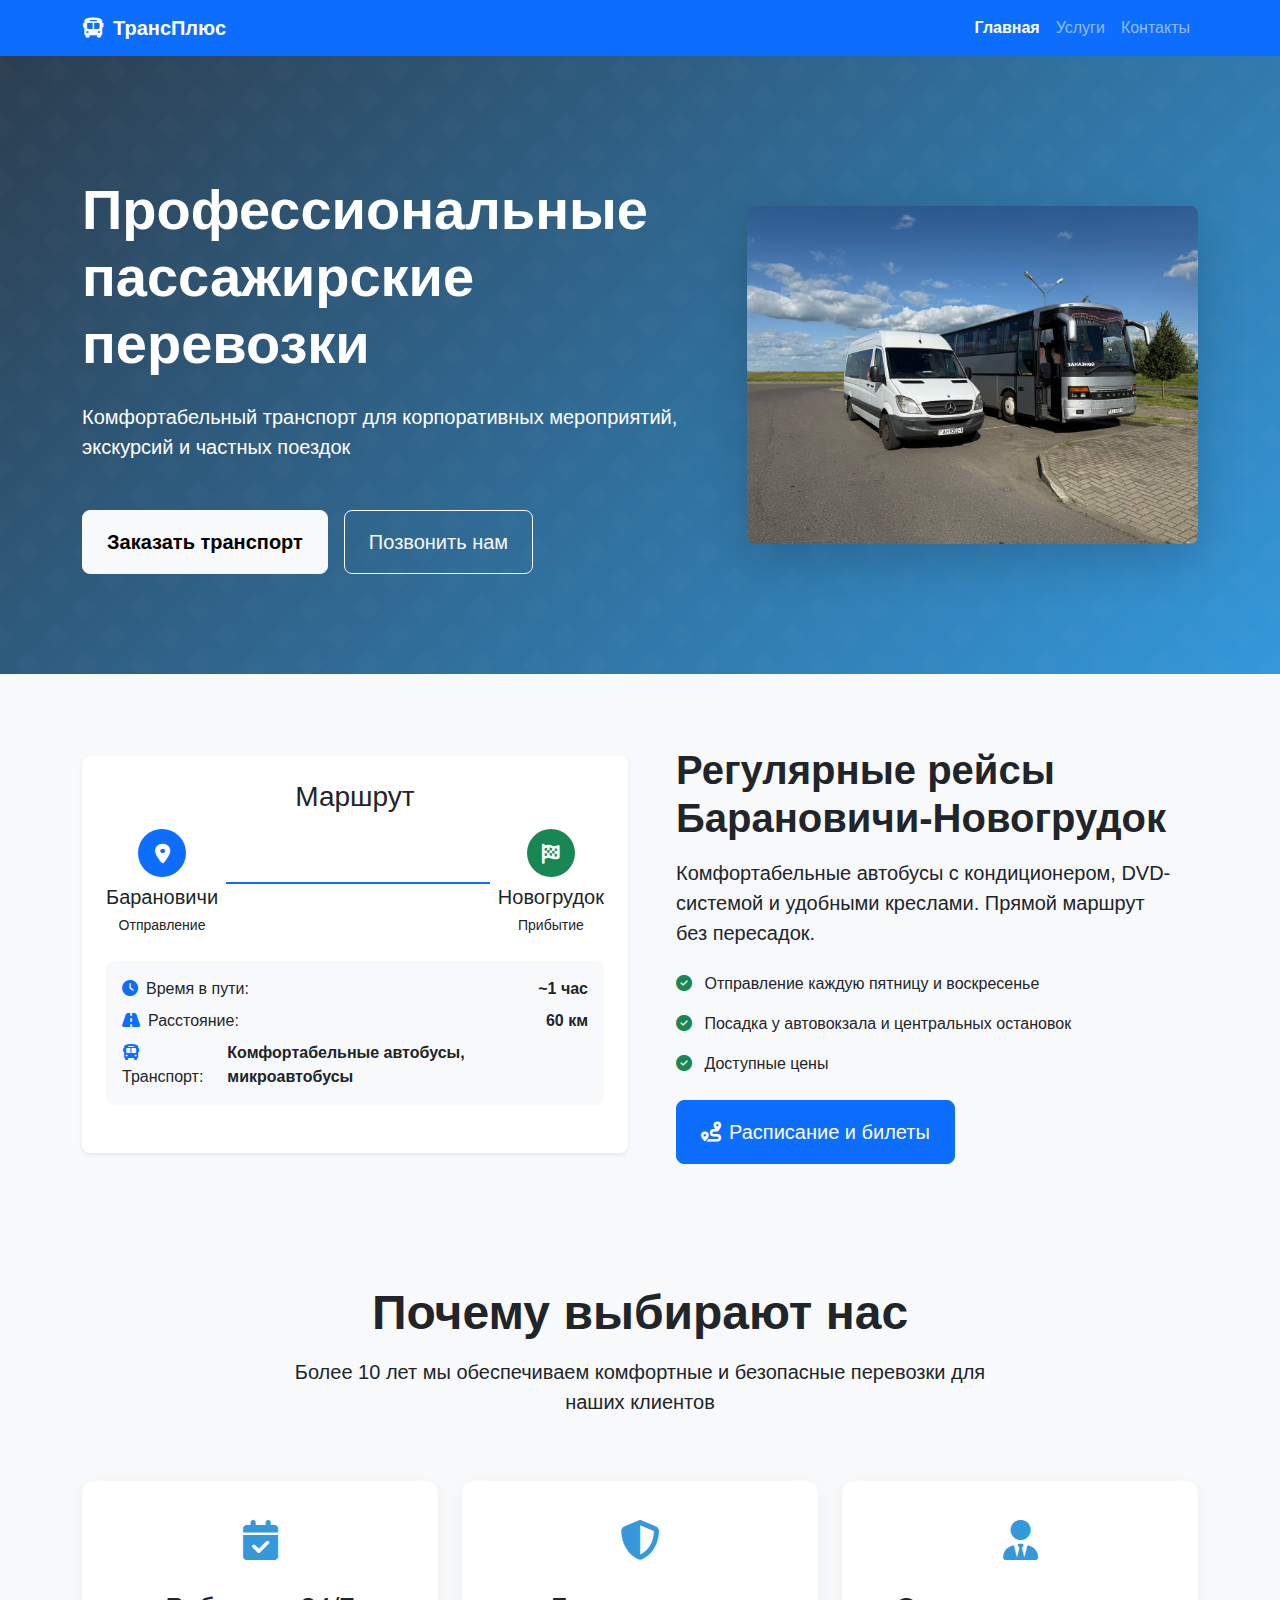
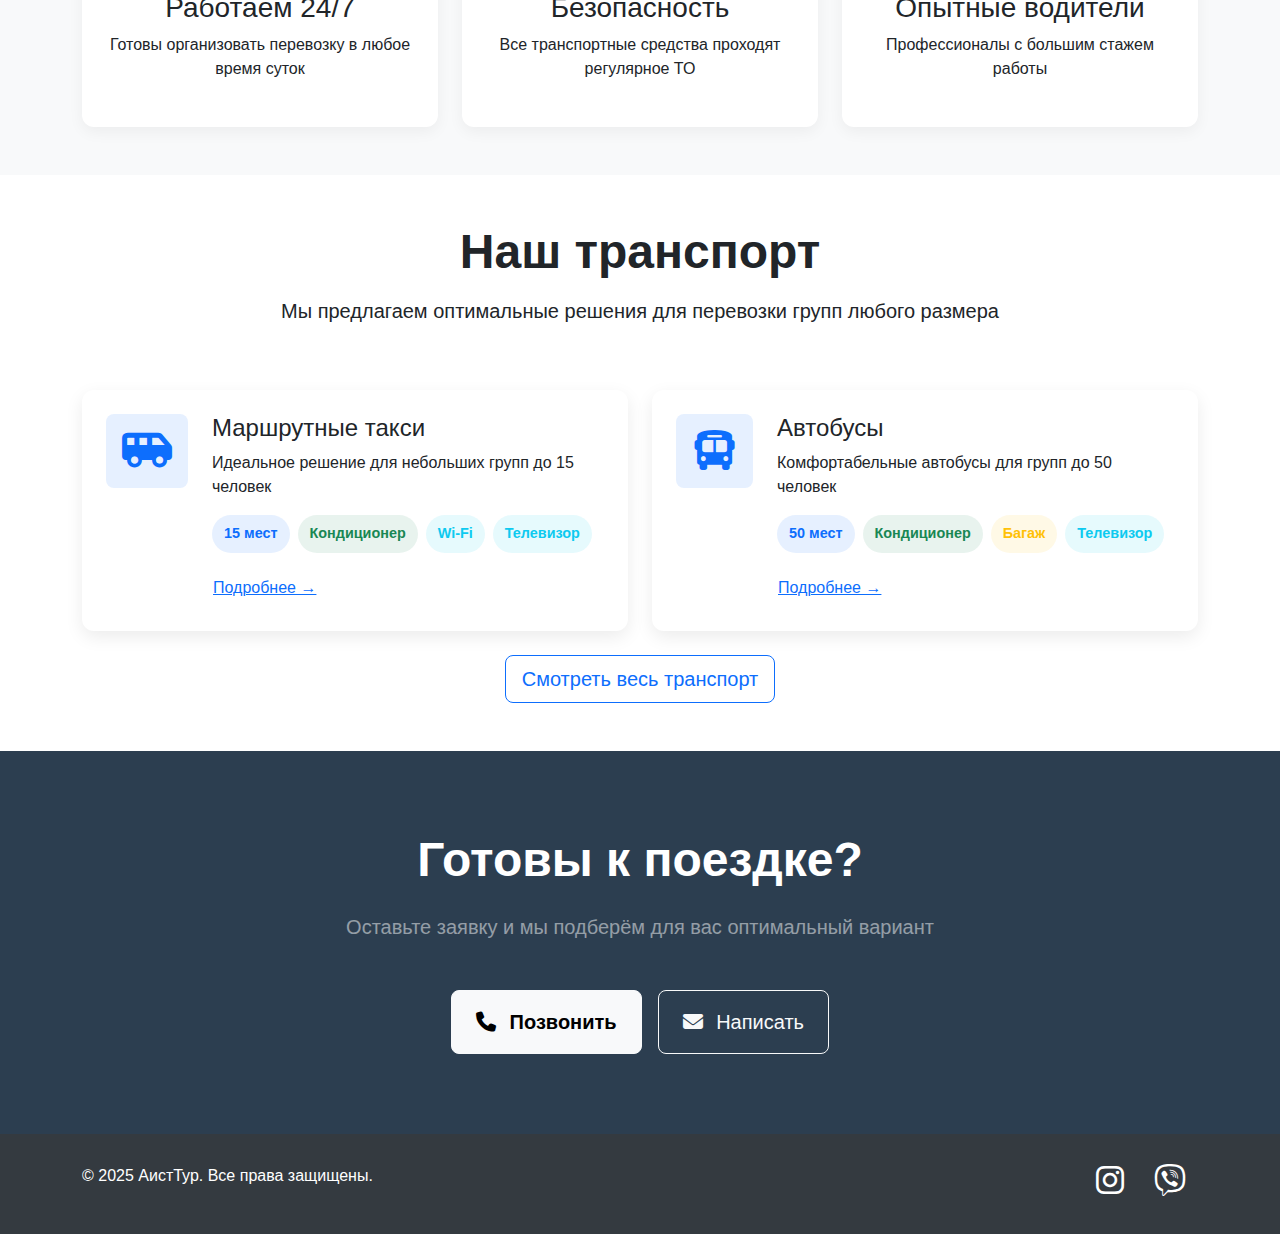
<file: index.html>
<!DOCTYPE html>
<html lang="ru">
<head>
    <meta charset="UTF-8">
    <meta name="viewport" content="width=device-width, initial-scale=1.0">
    <meta name="yandex-verification" content="f0c55e8bb4e657d3" />
    <meta name="google-site-verification" content="vj0qG13e58NWH79pCWgNv95_OF1bM5kiVjnG_dDKNDE" />
    <meta http-equiv="Content-Type" content="text/html; charset=UTF-8">
    <title>АистТур - Пассажирские перевозки в Барановичах и по Беларуси</title>

    <!-- Основные SEO-метатеги -->
    <meta name="description" content="АистТур - профессиональные пассажирские перевозки в Барановичах и по Беларуси. Аренда автобусов, микроавтобусов, организация экскурсий. Регулярные рейсы Барановичи-Новогрудок.">
    <meta name="keywords" content="пассажирские перевозки барановичи, аренда автобуса барановичи, заказ микроавтобуса, экскурсии по беларуси, аист тур барановичи, перевозки новогрудок">
    <!-- OpenGraph для соцсетей -->
    <meta property="og:title" content="АистТур - Пассажирские перевозки в Барановичах">
    <meta property="og:description" content="Профессиональные пассажирские перевозки, аренда автобусов и микроавтобусов в Барановичах и по Беларуси. Организация экскурсий.">
    <meta property="og:type" content="website">
    <meta property="og:url" content="https://www.aist-tour.by">
    <meta property="og:image" content="https://www.aist-tour.by/images/og-image.png">
    <meta property="og:image:alt" content="Логотип АистТур — пассажирские перевозки в Барановичах">
    <meta property="og:site_name" content="АистТур">

    <!-- Для поисковых систем -->
    <meta name="robots" content="index, follow">
    <link rel="canonical" href="https://www.aist-tour.by.html">
    <meta name="author" content="АистТур Барановичи">

    <!-- Фавикон -->
    <link rel="icon" href="/favicon.ico" type="image/x-icon">
    <link rel="apple-touch-icon" sizes="180x180" href="/apple-touch-icon.png">
    <link rel="icon" type="image/png" sizes="32x32" href="/favicon-32x32.png">
    <link rel="icon" type="image/png" sizes="16x16" href="/favicon-16x16.png">  
    <link rel="manifest" href="/site.webmanifest">


    <!-- Подключаем CSS -->
    <link href="https://cdn.jsdelivr.net/npm/bootstrap@5.3.0/dist/css/bootstrap.min.css" rel="stylesheet">
    <link rel="stylesheet" href="https://cdnjs.cloudflare.com/ajax/libs/font-awesome/6.4.0/css/all.min.css">
    <link rel="stylesheet" href="https://cdnjs.cloudflare.com/ajax/libs/animate.css/4.1.1/animate.min.css">
    <link rel="stylesheet" href="css/main.css">
    <link rel="stylesheet" href="css/header.css">
    <link rel="stylesheet" href="css/footer.css">
    <link rel="stylesheet" href="css/index/home.css">
    <link rel="stylesheet" href="css/index/components.css">

    <!-- Schema.org разметка -->
    <script type="application/ld+json">
    {
        "@context": "https://schema.org",
        "@type": "LocalBusiness",
        "name": "АистТур",
        "image": "https://www.aist-tour.by/images/og-image.png",
        "description": "Пассажирские перевозки в Барановичах и по Беларуси",
        "address": {
            "@type": "PostalAddress",
            "addressLocality": "Барановичи",
            "streetAddress": "пл. Ленина 1",
            "addressCountry": "BY"
        },
        "geo": {
            "@type": "GeoCoordinates",
            "latitude": "53.1327",
            "longitude": "26.0139"
        },
        "telephone": "+375295292741",
        "openingHours": "Mo-Su 08:00-22:00",
        "url": "https://www.aist-tour.by",
        "priceRange": "$$",
        "sameAs": [
            "https://www.instagram.com/passazhirskieperevozki_baranov"
        ]
    }
    </script>

    <script type="application/ld+json">
    {
        "@context": "https://schema.org",
        "@type": "BreadcrumbList",
        "itemListElement": [{
            "@type": "ListItem",
            "position": 1,
            "name": "Главная",
            "item": "https://www.aist-tour.by"
        }]
    }
    </script>
</head>
<body>
    <!-- Header вставляется сюда -->
    <div id="header"></div>

    <!-- Герой-секция -->
    <section class="hero-section">
        <div class="hero-bg-pattern"></div>
        <div class="container position-relative">
            <div class="row align-items-center">
                <div class="col-lg-7 mb-5 mb-lg-0">
                    <h1 class="display-4 fw-bold mb-4 animate__animated animate__fadeInDown">Профессиональные пассажирские перевозки</h1>
                    <p class="lead mb-5 animate__animated animate__fadeIn animate__delay-1s">Комфортабельный транспорт для корпоративных мероприятий, экскурсий и частных поездок</p>
                    <div class="d-flex flex-wrap gap-3 animate__animated animate__fadeIn animate__delay-2s">
                        <a href="services.html" class="btn btn-light btn-lg px-4 py-3 fw-bold">Заказать транспорт</a>
                        <a href="tel:+375295292741" class="btn btn-outline-light btn-lg px-4 py-3">Позвонить нам</a>
                    </div>
                </div>
                <div class="col-lg-5 animate__animated animate__fadeIn animate__delay-1s">
                    <img src="images/main.jpg" alt="Транспорт" class="img-fluid rounded-3 shadow-lg">
                </div>
            </div>
        </div>
    </section>

    <!-- Блок маршрута Барановичи-Новогрудок -->
    <section class="route-section py-5 bg-light">
        <div class="container">
            <div class="row align-items-center">
                <div class="col-lg-6 mb-4 mb-lg-0">
                    <div class="route-map p-4 rounded-3 shadow-sm bg-white">
                        <h2 class="h3 mb-3 text-center">Маршрут</h2>
                        <div class="d-flex align-items-center justify-content-between mb-4">
                            <div class="route-point text-center">
                                <div class="route-icon bg-primary text-white rounded-circle d-flex align-items-center justify-content-center mx-auto" 
                                    style="width: 48px; height: 48px;">
                                    <i class="fas fa-map-marker-alt fa-lg"></i>
                                </div>
                                <h4 class="h5 mb-1 mt-2">Барановичи</h4>
                                <small>Отправление</small>
                            </div>
                            
                            <div class="route-line flex-grow-1 mx-2 border-top border-2 border-primary"></div>
                            
                            <div class="route-point text-center">
                                <div class="route-icon bg-success text-white rounded-circle d-flex align-items-center justify-content-center mx-auto" 
                                    style="width: 48px; height: 48px;">
                                    <i class="fas fa-flag-checkered fa-lg"></i>
                                </div>
                                <h4 class="h5 mb-1 mt-2">Новогрудок</h4>
                                <small>Прибытие</small>
                            </div>
                        </div>
                        
                        <div class="route-info bg-light p-3 rounded-3 mb-4">
                            <div class="d-flex justify-content-between mb-2">
                                <span><i class="fas fa-clock me-2 text-primary"></i>Время в пути:</span>
                                <strong>~1 час</strong>
                            </div>
                            <div class="d-flex justify-content-between mb-2">
                                <span><i class="fas fa-road me-2 text-primary"></i>Расстояние:</span>
                                <strong>60 км</strong>
                            </div>
                            <div class="d-flex justify-content-between">
                                <span><i class="fas fa-bus me-2 text-primary"></i>Транспорт:</span>
                                <strong>Комфортабельные автобусы, микроавтобусы</strong>
                            </div>
                        </div>
                    </div>
                </div>
                
                <div class="col-lg-6">
                    <div class="route-description p-4">
                        <h2 class="display-6 fw-bold mb-3">Регулярные рейсы Барановичи-Новогрудок</h2>
                        <p class="lead mb-4">Комфортабельные автобусы с кондиционером, DVD-системой и удобными креслами. Прямой маршрут без пересадок.</p>
                        
                        <ul class="route-features list-unstyled">
                            <li class="mb-3">
                                <i class="fas fa-check-circle text-success me-2"></i>
                                <span>Отправление каждую пятницу и воскресенье</span>
                            </li>
                            <li class="mb-3">
                                <i class="fas fa-check-circle text-success me-2"></i>
                                <span>Посадка у автовокзала и центральных остановок</span>
                            </li>
                            <li class="mb-3">
                                <i class="fas fa-check-circle text-success me-2"></i>
                                <span>Доступные цены</span>
                            </li>
                        </ul>
                        
                        <div class="mt-4">
                            <a href="/route.html" class="btn btn-primary btn-lg px-4 py-3 me-3">
                                <i class="fas fa-route me-2"></i>Расписание и билеты
                            </a>
                        </div>
                    </div>
                </div>
            </div>
        </div>
    </section>

    <!-- О компании -->
    <section class="py-5 bg-light">
        <div class="container">
            <div class="row justify-content-center">
                <div class="col-lg-8 text-center mb-5">
                    <h2 class="display-5 fw-bold mb-3">Почему выбирают нас</h2>
                    <p class="lead">Более 10 лет мы обеспечиваем комфортные и безопасные перевозки для наших клиентов</p>
                </div>
            </div>
            <div class="row g-4">
                <div class="col-md-4">
                    <div class="value-card">
                        <div class="value-icon">
                            <i class="fas fa-calendar-check"></i>
                        </div>
                        <h3>Работаем 24/7</h3>
                        <p>Готовы организовать перевозку в любое время суток</p>
                    </div>
                </div>
                <div class="col-md-4">
                    <div class="value-card">
                        <div class="value-icon">
                            <i class="fas fa-shield-alt"></i>
                        </div>
                        <h3>Безопасность</h3>
                        <p>Все транспортные средства проходят регулярное ТО</p>
                    </div>
                </div>
                <div class="col-md-4">
                    <div class="value-card">
                        <div class="value-icon">
                            <i class="fas fa-user-tie"></i>
                        </div>
                        <h3>Опытные водители</h3>
                        <p>Профессионалы с большим стажем работы</p>
                    </div>
                </div>
            </div>
        </div>
    </section>

    <!-- Типы транспорта (кратко) -->
    <section class="py-5">
        <div class="container">
            <div class="row justify-content-center mb-5">
                <div class="col-lg-8 text-center">
                    <h2 class="display-5 fw-bold mb-3">Наш транспорт</h2>
                    <p class="lead">Мы предлагаем оптимальные решения для перевозки групп любого размера</p>
                </div>
            </div>
            <div class="row g-4">
                <div class="col-md-6">
                    <div class="transport-card">
                        <div class="card-body p-4">
                            <div class="d-flex align-items-start">
                                <div class="flex-shrink-0 me-4">
                                    <div class="bg-primary bg-opacity-10 p-3 rounded-3">
                                        <i class="fas fa-van-shuttle text-primary fs-1"></i>
                                    </div>
                                </div>
                                <div>
                                    <h3 class="h4">Маршрутные такси</h3>
                                    <p>Идеальное решение для небольших групп до 15 человек</p>
                                    <div class="d-flex flex-wrap gap-2 mt-3">
                                        <span class="transport-badge bg-primary bg-opacity-10 text-primary">15 мест</span>
                                        <span class="transport-badge bg-success bg-opacity-10 text-success">Кондиционер</span>
                                        <span class="transport-badge bg-info bg-opacity-10 text-info">Wi-Fi</span>
                                        <span class="transport-badge bg-info bg-opacity-10 text-info">Телевизор</span>
                                    </div>
                                    <a href="services.html#minibus" class="btn btn-link ps-0 mt-3">Подробнее →</a>
                                </div>
                            </div>
                        </div>
                    </div>
                </div>
                <div class="col-md-6">
                    <div class="transport-card">
                        <div class="card-body p-4">
                            <div class="d-flex align-items-start">
                                <div class="flex-shrink-0 me-4">
                                    <div class="bg-primary bg-opacity-10 p-3 rounded-3">
                                        <i class="fas fa-bus text-primary fs-1"></i>
                                    </div>
                                </div>
                                <div>
                                    <h3 class="h4">Автобусы</h3>
                                    <p>Комфортабельные автобусы для групп до 50 человек</p>
                                    <div class="d-flex flex-wrap gap-2 mt-3">
                                        <span class="transport-badge bg-primary bg-opacity-10 text-primary">50 мест</span>
                                        <span class="transport-badge bg-success bg-opacity-10 text-success">Кондиционер</span>
                                        <span class="transport-badge bg-warning bg-opacity-10 text-warning">Багаж</span>
                                        <span class="transport-badge bg-info bg-opacity-10 text-info">Телевизор</span>
                                    </div>
                                    <a href="services.html#bus" class="btn btn-link ps-0 mt-3">Подробнее →</a>
                                </div>
                            </div>
                        </div>
                    </div>
                </div>
            </div>
            <div class="text-center mt-4">
                <a href="services.html" class="btn btn-outline-primary btn-lg">Смотреть весь транспорт</a>
            </div>
        </div>
    </section>

    <!-- Призыв к действию -->
    <section class="cta-section">
        <div class="container text-center">
            <h2 class="display-5 fw-bold mb-4 text-white">Готовы к поездке?</h2>
            <p class="lead mb-5 text-white-50">Оставьте заявку и мы подберём для вас оптимальный вариант</p>
            <div class="d-flex flex-wrap justify-content-center gap-3">
                <a href="tel:+375295292741" class="btn btn-light btn-lg px-4 py-3 fw-bold">
                    <i class="fas fa-phone me-2"></i> Позвонить
                </a>
                <a href="contacts.html" class="btn btn-outline-light btn-lg px-4 py-3">
                    <i class="fas fa-envelope me-2"></i> Написать
                </a>
            </div>
        </div>
    </section>

    <!-- Footer вставляется сюда -->
    <div id="footer"></div>

    <!-- Подключаем скрипты -->
    <script src="https://cdn.jsdelivr.net/npm/bootstrap@5.3.0/dist/js/bootstrap.bundle.min.js"></script>
    <script src="js/load-components.js"></script>
</body>
</html>
</file>
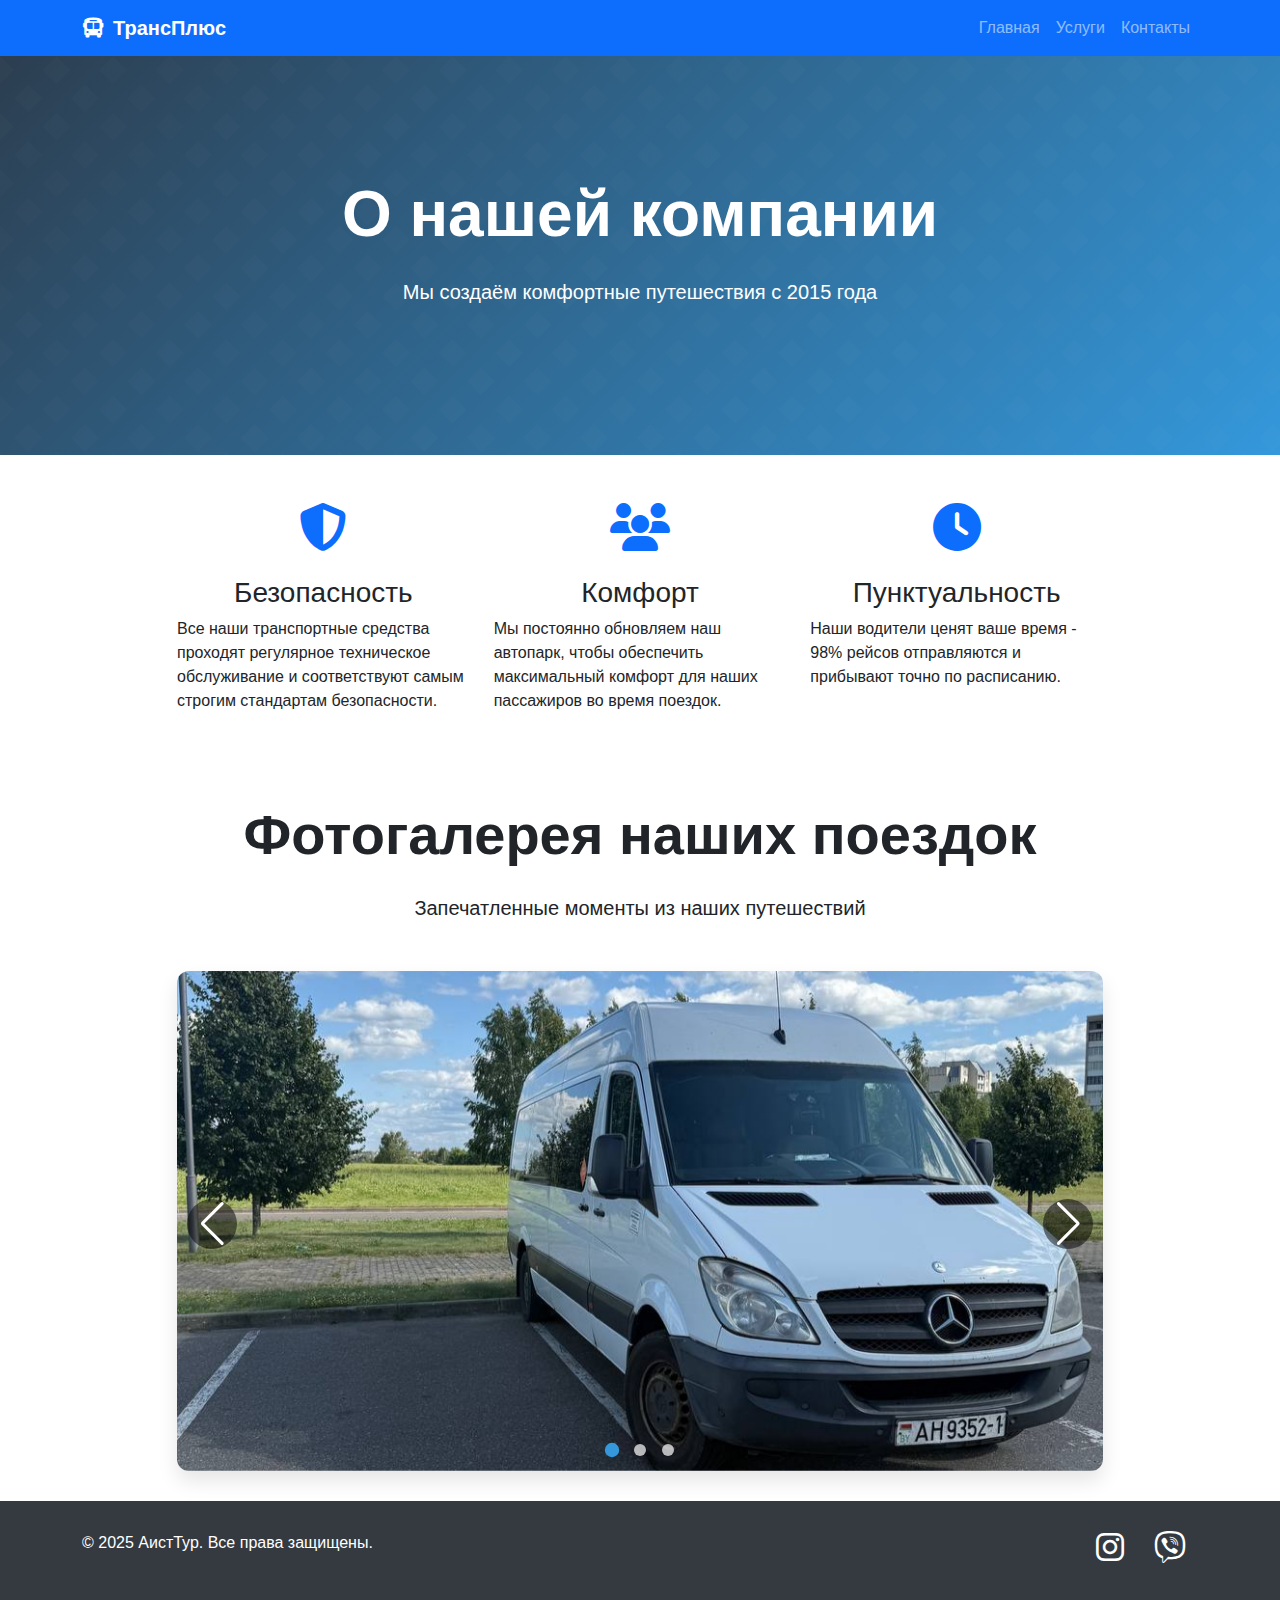
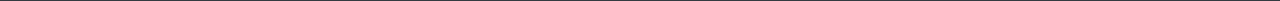
<file: about.html>
<!DOCTYPE html>
<html lang="ru">
<head>
    <meta charset="UTF-8">
    <meta name="viewport" content="width=device-width, initial-scale=1.0">
    <title>О нас | Пассажирские перевозки</title>
    <!-- Подключаем CSS -->
    <link href="https://cdn.jsdelivr.net/npm/bootstrap@5.3.0/dist/css/bootstrap.min.css" rel="stylesheet">
    <link rel="stylesheet" href="https://cdnjs.cloudflare.com/ajax/libs/font-awesome/6.4.0/css/all.min.css">
    <link rel="stylesheet" href="https://cdnjs.cloudflare.com/ajax/libs/animate.css/4.1.1/animate.min.css">
    <link rel="stylesheet" href="https://cdn.jsdelivr.net/npm/swiper@11/swiper-bundle.min.css"/> 
    <link rel="stylesheet" href="css/main.css">
    <link rel="stylesheet" href="css/header.css">
    <link rel="stylesheet" href="css/footer.css">
    <link rel="stylesheet" href="css/services/services.css">
    <link rel="stylesheet" href="css/services/vehicles.css">
    <link rel="stylesheet" href="css/vehicles/vehicle-details.css">
</head>
<body>
    <!-- Заголовок (будет добавлен скриптом) -->
    <div id="header"></div>

    <!-- Герой-секция -->
    <section class="hero-section">
        <div class="hero-bg-pattern"></div>
        <div class="container position-relative">
            <div class="row justify-content-center text-center">
                <div class="col-lg-10 col-xl-8">
                    <h1 class="display-3 fw-bold mb-4 animate__animated animate__fadeInDown">О нашей компании</h1>
                    <p class="lead mb-5 animate__animated animate__fadeIn animate__delay-1s">Мы создаём комфортные путешествия с 2015 года</p>
                </div>
            </div>
        </div>
    </section>


     <!-- О компании -->
    <section class="section my-5">
        <div class="container">
            <div class="row justify-content-center">
                <div class="col-lg-10">                 
                    <div class="row">
                        <div class="col-md-4 mb-4">
                            <div class="history-card h-100">
                                <div class="text-center mb-4">
                                    <i class="fas fa-shield-alt fa-3x text-primary"></i>
                                </div>
                                <h3 class="text-center">Безопасность</h3>
                                <p>Все наши транспортные средства проходят регулярное техническое обслуживание и соответствуют самым строгим стандартам безопасности.</p>
                            </div>
                        </div>
                        <div class="col-md-4 mb-4">
                            <div class="history-card h-100">
                                <div class="text-center mb-4">
                                    <i class="fas fa-users fa-3x text-primary"></i>
                                </div>
                                <h3 class="text-center">Комфорт</h3>
                                <p>Мы постоянно обновляем наш автопарк, чтобы обеспечить максимальный комфорт для наших пассажиров во время поездок.</p>
                            </div>
                        </div>
                        <div class="col-md-4 mb-4">
                            <div class="history-card h-100">
                                <div class="text-center mb-4">
                                    <i class="fas fa-clock fa-3x text-primary"></i>
                                </div>
                                <h3 class="text-center">Пунктуальность</h3>
                                <p>Наши водители ценят ваше время - 98% рейсов отправляются и прибывают точно по расписанию.</p>
                            </div>
                        </div>
                    </div>
                </div>
            </div>
        </div>
    </section>


    <!-- Галерея поездок -->
    <section class="gallery-section">
        <div class="container">
            <div class="row justify-content-center">
                <div class="col-lg-10 text-center">
                    <h2 class="display-4 fw-bold mb-4">Фотогалерея наших поездок</h2>
                    <p class="lead mb-5">Запечатленные моменты из наших путешествий</p>
                    
                    <div class="swiper vehicle-slider">
                    <div class="swiper-wrapper">
                        <div class="swiper-slide">
                            <img src="images/microbus_1.jpg" class="img-fluid" alt="Маршрутное такси">
                        </div>
                        <div class="swiper-slide">
                            <img src="images/microbus_3.jpg" class="img-fluid" alt="Салон маршрутки">
                        </div>
                        <div class="swiper-slide">
                            <img src="images/microbus_2.jpg" class="img-fluid" alt="Пассажирские места">
                        </div>
                    </div>
                    
                    <div class="swiper-button-prev"></div>
                    <div class="swiper-button-next"></div>
                    
                    <div class="swiper-pagination"></div>
                </div>
                </div>
            </div>
        </div>
    </section>



    <!-- Подвал (будет добавлен скриптом) -->
    <div id="footer"></div>

    <!-- Подключаем скрипты -->
    <script src="https://cdn.jsdelivr.net/npm/bootstrap@5.3.0/dist/js/bootstrap.bundle.min.js"></script>
    <script src="https://cdn.jsdelivr.net/npm/swiper@11/swiper-bundle.min.js"></script>
    <script src="js/load-components.js"></script>
    <script>
        // Инициализация слайдера
        document.addEventListener('DOMContentLoaded', function() {
            const swiper = new Swiper('.swiper', {
                loop: true,
                autoplay: {
                    delay: 5000,
                    disableOnInteraction: false,
                },
                pagination: {
                    el: '.swiper-pagination',
                    clickable: true,
                },
                navigation: {
                    nextEl: '.swiper-button-next',
                    prevEl: '.swiper-button-prev',
                },
                effect: 'fade',
                fadeEffect: {
                    crossFade: true
                },
            });
        });
    </script>
</body>
</html>
</file>
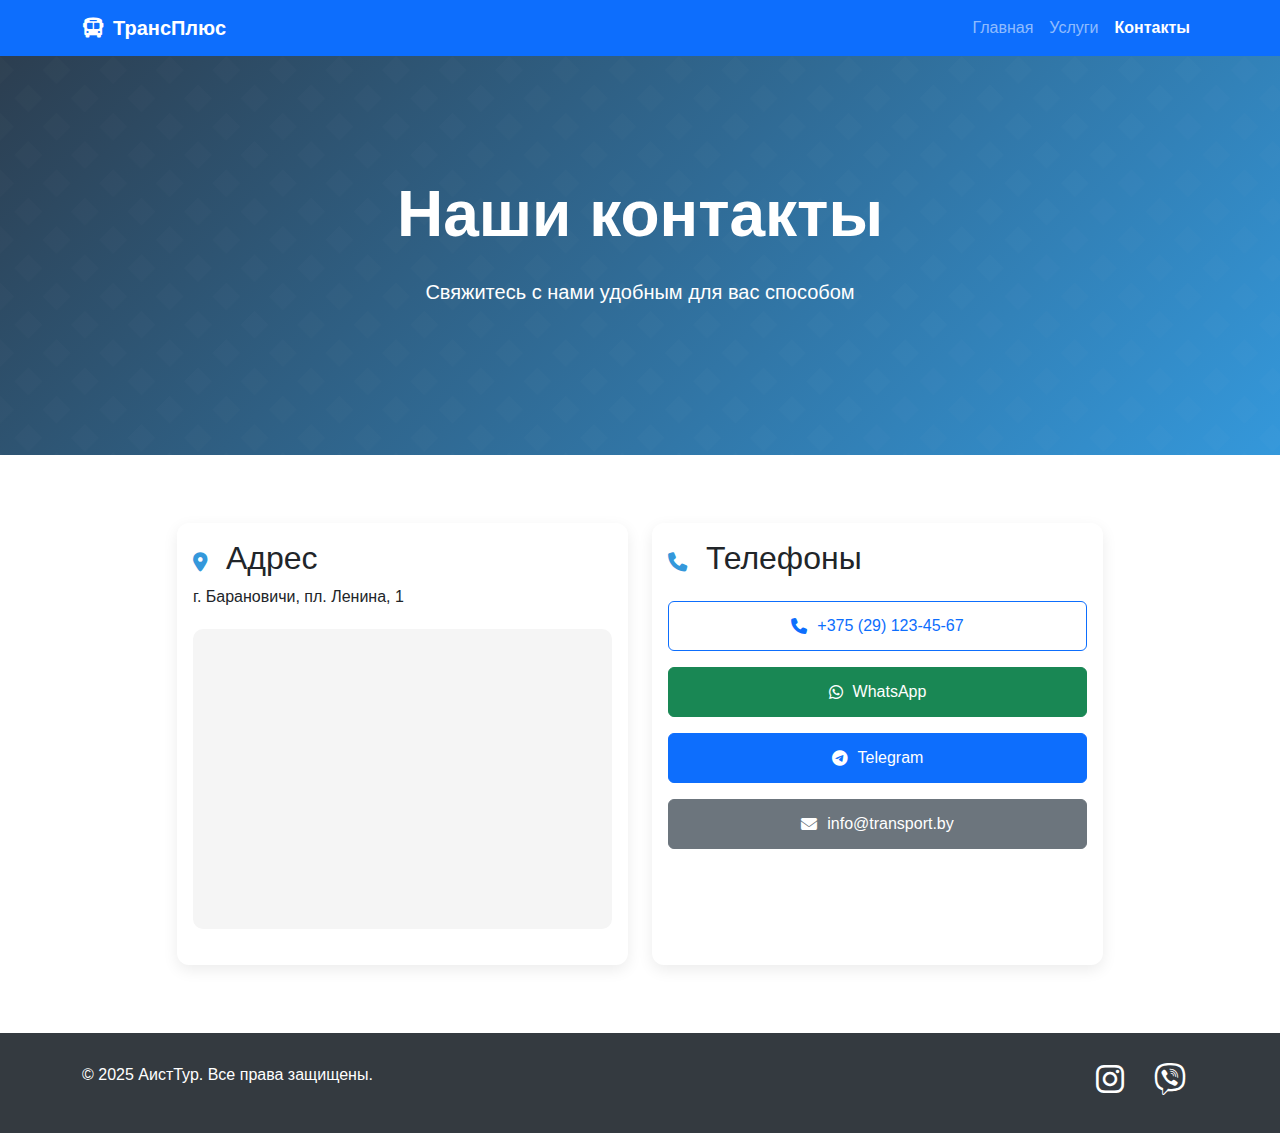
<file: contacts.html>
<!DOCTYPE html>
<html lang="ru">
<head>
  <meta charset="UTF-8">
  <meta name="viewport" content="width=device-width, initial-scale=1.0">
  <title>Контакты | Пассажирские перевозки</title>
  <base href="/transport_site/"> 
  <!-- Подключаем CSS -->
  <link href="https://cdn.jsdelivr.net/npm/bootstrap@5.3.0/dist/css/bootstrap.min.css" rel="stylesheet">
  <link rel="stylesheet" href="https://cdnjs.cloudflare.com/ajax/libs/font-awesome/6.4.0/css/all.min.css">
  <link rel="stylesheet" href="/css/main.css">
  <link rel="stylesheet" href="/css/header.css">
  <link rel="stylesheet" href="/css/footer.css">
  <link rel="stylesheet" href="/css/contacts/contacts.css">
</head>

<body>
  <!-- Header -->
  <div id="header"></div>

  <!-- Герой-секция контактов -->
  <section class="hero-section">
      <div class="hero-bg-pattern"></div>
      <div class="container position-relative">
          <div class="row justify-content-center text-center">
              <div class="col-lg-10 col-xl-8">
                  <h1 class="display-3 fw-bold mb-4 animate__animated animate__fadeInDown">Наши контакты</h1>
                  <p class="lead mb-5 animate__animated animate__fadeIn animate__delay-1s">Свяжитесь с нами удобным для вас способом</p>
              </div>
          </div>
      </div>
  </section>

  <!-- Основной контент -->
  <main class="container my-5">
    <div class="row justify-content-center">
      <div class="col-lg-10">
        <div class="row g-4">
          <!-- Блок с адресом -->
          <div class="col-md-6">
            <div class="contact-card card h-100">
              <div class="card-body">
                <h2 class="card-title">
                  <i class="fas fa-map-marker-alt contact-icon"></i> Адрес
                </h2>
                <p class="card-text">г. Барановичи, пл. Ленина, 1</p>
                <div id="map" class="contact-map"></div>
              </div>
            </div>
          </div>
          
          <!-- Блок с контактами -->
          <div class="col-md-6">
            <div class="contact-card card h-100">
              <div class="card-body">
                <h2 class="card-title mb-4">
                  <i class="fas fa-phone contact-icon"></i> Телефоны
                </h2>
                <div class="d-grid gap-3">
                  <a href="tel:+375291234567" class="btn btn-outline-primary btn-contact">
                    <i class="fas fa-phone"></i> +375 (29) 123-45-67
                  </a>
                  <a href="https://wa.me/375291234567" class="btn btn-success btn-contact">
                    <i class="fab fa-whatsapp"></i> WhatsApp
                  </a>
                  <a href="https://t.me/transport_company" class="btn btn-primary btn-contact">
                    <i class="fab fa-telegram"></i> Telegram
                  </a>
                  <a href="mailto:info@transport.by" class="btn btn-secondary btn-contact">
                    <i class="fas fa-envelope"></i> info@transport.by
                  </a>
                </div>
              </div>
            </div>
          </div>
        </div>
      </div>
    </div>
  </main>

  <!-- Footer -->
  <div id="footer"></div>

  <!-- Подключаем скрипты -->
  <script src="https://cdn.jsdelivr.net/npm/bootstrap@5.3.0/dist/js/bootstrap.bundle.min.js"></script>
  <script src="/js/load-components.js"></script>
  
  <!-- Яндекс.Карты -->
  <script src="https://api-maps.yandex.ru/2.1/?apikey=ваш_API_ключ&lang=ru_RU"></script>
  <script>
    ymaps.ready(init);
    function init() {
      const map = new ymaps.Map("map", {
        center: [53.132078, 26.019042],
        zoom: 15,
        controls: ['zoomControl']
      });
      map.geoObjects.add(new ymaps.Placemark([53.132078, 26.019042], {
        balloonContent: "Наш офис"
      }, {
        preset: 'islands#blueDotIcon'
      }));
    }
  </script>
</body>
</html>
</file>
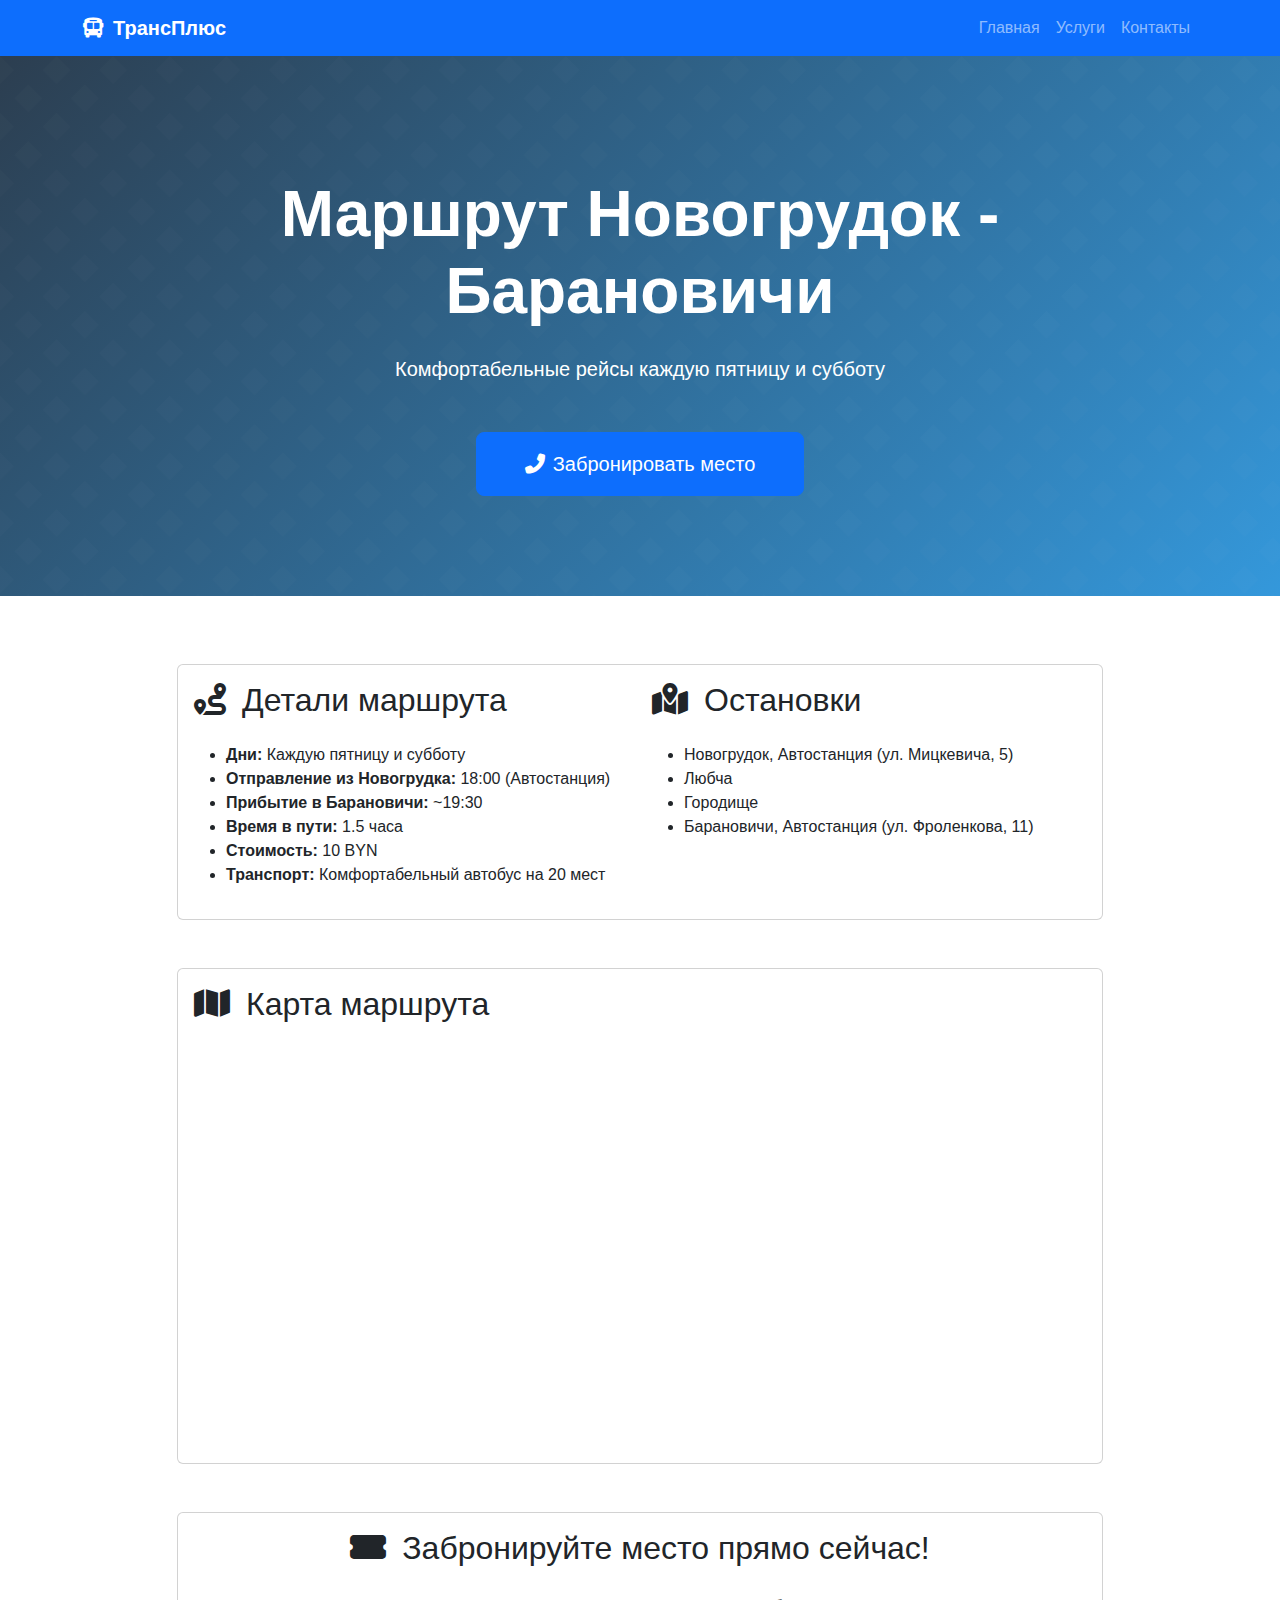
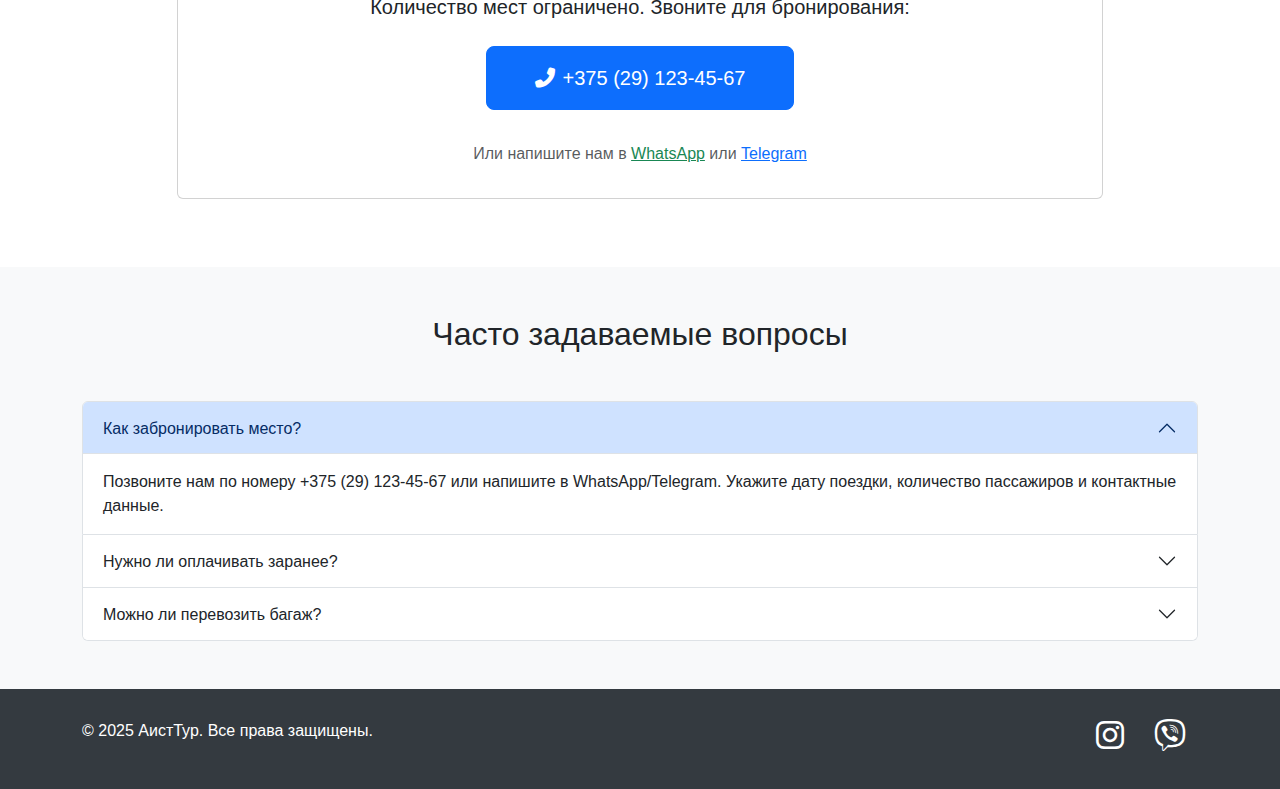
<file: route.html>
<!DOCTYPE html>
<html lang="ru">
<head>
  <meta charset="UTF-8">
  <meta name="viewport" content="width=device-width, initial-scale=1.0">
  
  <!-- Основные SEO-метатеги -->
  <title>Маршрут Новогрудок - Барановичи | ТрансПлюс | Регулярные рейсы</title>
  <meta name="description" content="Регулярные рейсы Новогрудок-Барановичи каждую пятницу и субботу. Забронируйте место по телефону +375 (29) 123-45-67. Комфортабельные автобусы, фиксированная цена.">
  <meta name="keywords" content="рейс Новогрудок Барановичи, расписание автобусов Новогрудок, заказ билетов Новогрудок-Барановичи, регулярные перевозки Гродненская область">

  <!-- OpenGraph для соцсетей -->
  <meta property="og:title" content="Регулярный маршрут Новогрудок → Барановичи">
  <meta property="og:description" content="Комфортабельные рейсы каждую пятницу и субботу. Забронируйте место по телефону +375 (29) 123-45-67.">
  <meta property="og:type" content="website">
  <meta property="og:url" content="https://вашсайт.by/route-novogrudok-bar">
  <meta property="og:image" content="https://вашсайт.by/images/route-preview.jpg">

  <!-- Дополнительные метатеги -->
  <meta name="robots" content="index, follow">
  <link rel="canonical" href="https://вашсайт.by/route-novogrudok-bar">
  <meta name="author" content="ТрансПлюс">

  <!-- Подключаем CSS -->
  <link href="https://cdn.jsdelivr.net/npm/bootstrap@5.3.0/dist/css/bootstrap.min.css" rel="stylesheet">
  <link rel="stylesheet" href="https://cdnjs.cloudflare.com/ajax/libs/font-awesome/6.4.0/css/all.min.css">
  <link rel="stylesheet" href="css/main.css">
  <link rel="stylesheet" href="css/header.css">
  <link rel="stylesheet" href="css/footer.css">
  <link rel="stylesheet" href="css/routes/route.css">

  <script type="application/ld+json">
  {
    "@context": "https://schema.org",
    "@type": "BusTrip",
    "name": "Новогрудок - Барановичи",
    "description": "Регулярный автобусный рейс между Новогрудком и Барановичами",
    "departureBusStop": {
      "@type": "BusStop",
      "name": "Автостанция Новогрудка",
      "address": "ул. Мицкевича, 5, Новогрудок"
    },
    "arrivalBusStop": {
      "@type": "BusStop",
      "name": "Автостанция Барановичи",
      "address": "ул. Фроленкова, 11, Барановичи"
    },
    "provider": {
      "@type": "Organization",
      "name": "ТрансПлюс",
      "telephone": "+375291234567"
    },
    "offers": {
      "@type": "Offer",
      "price": "10",
      "priceCurrency": "BYN",
      "availability": "https://schema.org/InStock"
    },
    "itinerary": {
      "@type": "Place",
      "name": "Маршрут Новогрудок-Барановичи",
      "geo": {
        "@type": "GeoPath",
        "line": [
          {"@type": "GeoCoordinates", "latitude": "53.5973", "longitude": "25.8195"},
          {"@type": "GeoCoordinates", "latitude": "53.1321", "longitude": "26.0190"}
        ]
      }
    }
  }
  </script>
</head>

<body>
  <!-- Header -->
  <div id="header"></div>

   <!-- Герой-секция услуг -->
    <section class="hero-section">
        <div class="hero-bg-pattern"></div>
        <div class="container position-relative">
            <div class="row justify-content-center text-center">
                <div class="col-lg-10 col-xl-8">
                    <h1 class="display-3 fw-bold mb-4 animate__animated animate__fadeInDown">Маршрут Новогрудок - Барановичи</h1>
                    <p class="lead mb-5 animate__animated animate__fadeIn animate__delay-1s">Комфортабельные рейсы каждую пятницу и субботу</p>
                    <a href="tel:+375291234567" class="btn btn-primary btn-lg px-5 py-3">
                        <i class="fas fa-phone-alt me-2"></i>Забронировать место
                    </a>
                </div>
            </div>
        </div>
    </section>

  <!-- Основной контент -->
  <main class="container my-5">
    <div class="row justify-content-center">
      <div class="col-lg-10">
        <!-- Информация о маршруте -->
        <div class="route-info card mb-5">
          <div class="card-body">
            <div class="row">
              <div class="col-md-6">
                <h2 class="mb-4"><i class="fas fa-route me-3"></i>Детали маршрута</h2>
                <ul class="route-details">
                  <li><strong>Дни:</strong> Каждую пятницу и субботу</li>
                  <li><strong>Отправление из Новогрудка:</strong> 18:00 (Автостанция)</li>
                  <li><strong>Прибытие в Барановичи:</strong> ~19:30</li>
                  <li><strong>Время в пути:</strong> 1.5 часа</li>
                  <li><strong>Стоимость:</strong> 10 BYN</li>
                  <li><strong>Транспорт:</strong> Комфортабельный автобус на 20 мест</li>
                </ul>
              </div>
              <div class="col-md-6">
                <h2 class="mb-4"><i class="fas fa-map-marked-alt me-3"></i>Остановки</h2>
                <ul class="stops-list">
                  <li>Новогрудок, Автостанция (ул. Мицкевича, 5)</li>
                  <li>Любча</li>
                  <li>Городище</li>
                  <li>Барановичи, Автостанция (ул. Фроленкова, 11)</li>
                </ul>
              </div>
            </div>
          </div>
        </div>
        
        <!-- Карта маршрута -->
        <div class="route-map card mb-5">
          <div class="card-body">
            <h2 class="mb-4"><i class="fas fa-map me-3"></i>Карта маршрута</h2>
            <div class="map-container">
              <div id="route-map" style="height: 400px;"></div>
            </div>
          </div>
        </div>
        
        <!-- Бронирование -->
        <div class="booking-section card">
          <div class="card-body text-center">
            <h2 class="mb-4"><i class="fas fa-ticket-alt me-3"></i>Забронируйте место прямо сейчас!</h2>
            <p class="lead mb-4">Количество мест ограничено. Звоните для бронирования:</p>
            <a href="tel:+375291234567" class="btn btn-primary btn-lg px-5 py-3 mb-3">
              <i class="fas fa-phone-alt me-2"></i>+375 (29) 123-45-67
            </a>
            <p class="text-muted mt-3">Или напишите нам в <a href="https://wa.me/375291234567" class="text-success">WhatsApp</a> или <a href="https://t.me/transport_company" class="text-primary">Telegram</a></p>
          </div>
        </div>
      </div>
    </div>
  </main>

  <!-- FAQ Section -->
  <section class="faq-section py-5 bg-light">
    <div class="container">
      <h2 class="text-center mb-5">Часто задаваемые вопросы</h2>
      <div class="accordion" id="routeFAQ">
        <div class="accordion-item">
          <h3 class="accordion-header">
            <button class="accordion-button" type="button" data-bs-toggle="collapse" data-bs-target="#collapseOne">
              Как забронировать место?
            </button>
          </h3>
          <div id="collapseOne" class="accordion-collapse collapse show">
            <div class="accordion-body">
              Позвоните нам по номеру +375 (29) 123-45-67 или напишите в WhatsApp/Telegram. Укажите дату поездки, количество пассажиров и контактные данные.
            </div>
          </div>
        </div>
        <div class="accordion-item">
          <h3 class="accordion-header">
            <button class="accordion-button collapsed" type="button" data-bs-toggle="collapse" data-bs-target="#collapseTwo">
              Нужно ли оплачивать заранее?
            </button>
          </h3>
          <div id="collapseTwo" class="accordion-collapse collapse">
            <div class="accordion-body">
              Нет, оплата производится водителю перед поездкой. Мы только фиксируем бронь по телефону.
            </div>
          </div>
        </div>
        <div class="accordion-item">
          <h3 class="accordion-header">
            <button class="accordion-button collapsed" type="button" data-bs-toggle="collapse" data-bs-target="#collapseThree">
              Можно ли перевозить багаж?
            </button>
          </h3>
          <div id="collapseThree" class="accordion-collapse collapse">
            <div class="accordion-body">
              Да, каждый пассажир может бесплатно провезти до 20 кг багажа. Для крупногабаритного багажа свяжитесь с нами заранее.
            </div>
          </div>
        </div>
      </div>
    </div>
  </section>

  <!-- Footer -->
  <div id="footer"></div>

  <!-- Подключаем скрипты -->
  <script src="https://cdn.jsdelivr.net/npm/bootstrap@5.3.0/dist/js/bootstrap.bundle.min.js"></script>
  <script src="js/load-components.js"></script>
  
  <!-- Яндекс.Карты -->
  <script src="https://api-maps.yandex.ru/2.1/?apikey=ваш_API_ключ&lang=ru_RU"></script>
  <script>
    ymaps.ready(initRouteMap);
    
    function initRouteMap() {
      const map = new ymaps.Map("route-map", {
        center: [53.35, 25.9],
        zoom: 10,
        controls: ['zoomControl', 'typeSelector', 'fullscreenControl']
      });
      
      // Точки маршрута
      const novogrudok = new ymaps.Placemark([53.5973, 25.8195], {
        balloonContent: "Отправление: Новогрудк, Автостанция"
      }, {
        preset: 'islands#blueCircleDotIcon'
      });
      
      const baranovichi = new ymaps.Placemark([53.1321, 26.0190], {
        balloonContent: "Прибытие: Барановичи, Автостанция"
      }, {
        preset: 'islands#greenCircleDotIcon'
      });
      
      // Промежуточные точки
      const lubcha = new ymaps.Placemark([53.7535, 26.0631], {
        balloonContent: "Остановка: Любча"
      }, {
        preset: 'islands#grayCircleDotIcon'
      });
      
      const gorodishche = new ymaps.Placemark([53.3251, 26.5333], {
        balloonContent: "Остановка: Городище"
      }, {
        preset: 'islands#grayCircleDotIcon'
      });
      
      // Линия маршрута
      const routeLine = new ymaps.Polyline([
        [53.5973, 25.8195], // Новогрудок
        [53.7535, 26.0631], // Любча
        [53.3251, 26.5333], // Городище
        [53.1321, 26.0190]  // Барановичи
      ], {}, {
        strokeColor: "#1e88e5",
        strokeWidth: 5,
        strokeOpacity: 0.7
      });
      
      // Добавление объектов на карту
      map.geoObjects.add(novogrudok);
      map.geoObjects.add(baranovichi);
      map.geoObjects.add(lubcha);
      map.geoObjects.add(gorodishche);
      map.geoObjects.add(routeLine);
      
      // Установка границ для показа всего маршрута
      map.setBounds(map.geoObjects.getBounds());
    }
  </script>
</body>
</html>
</file>
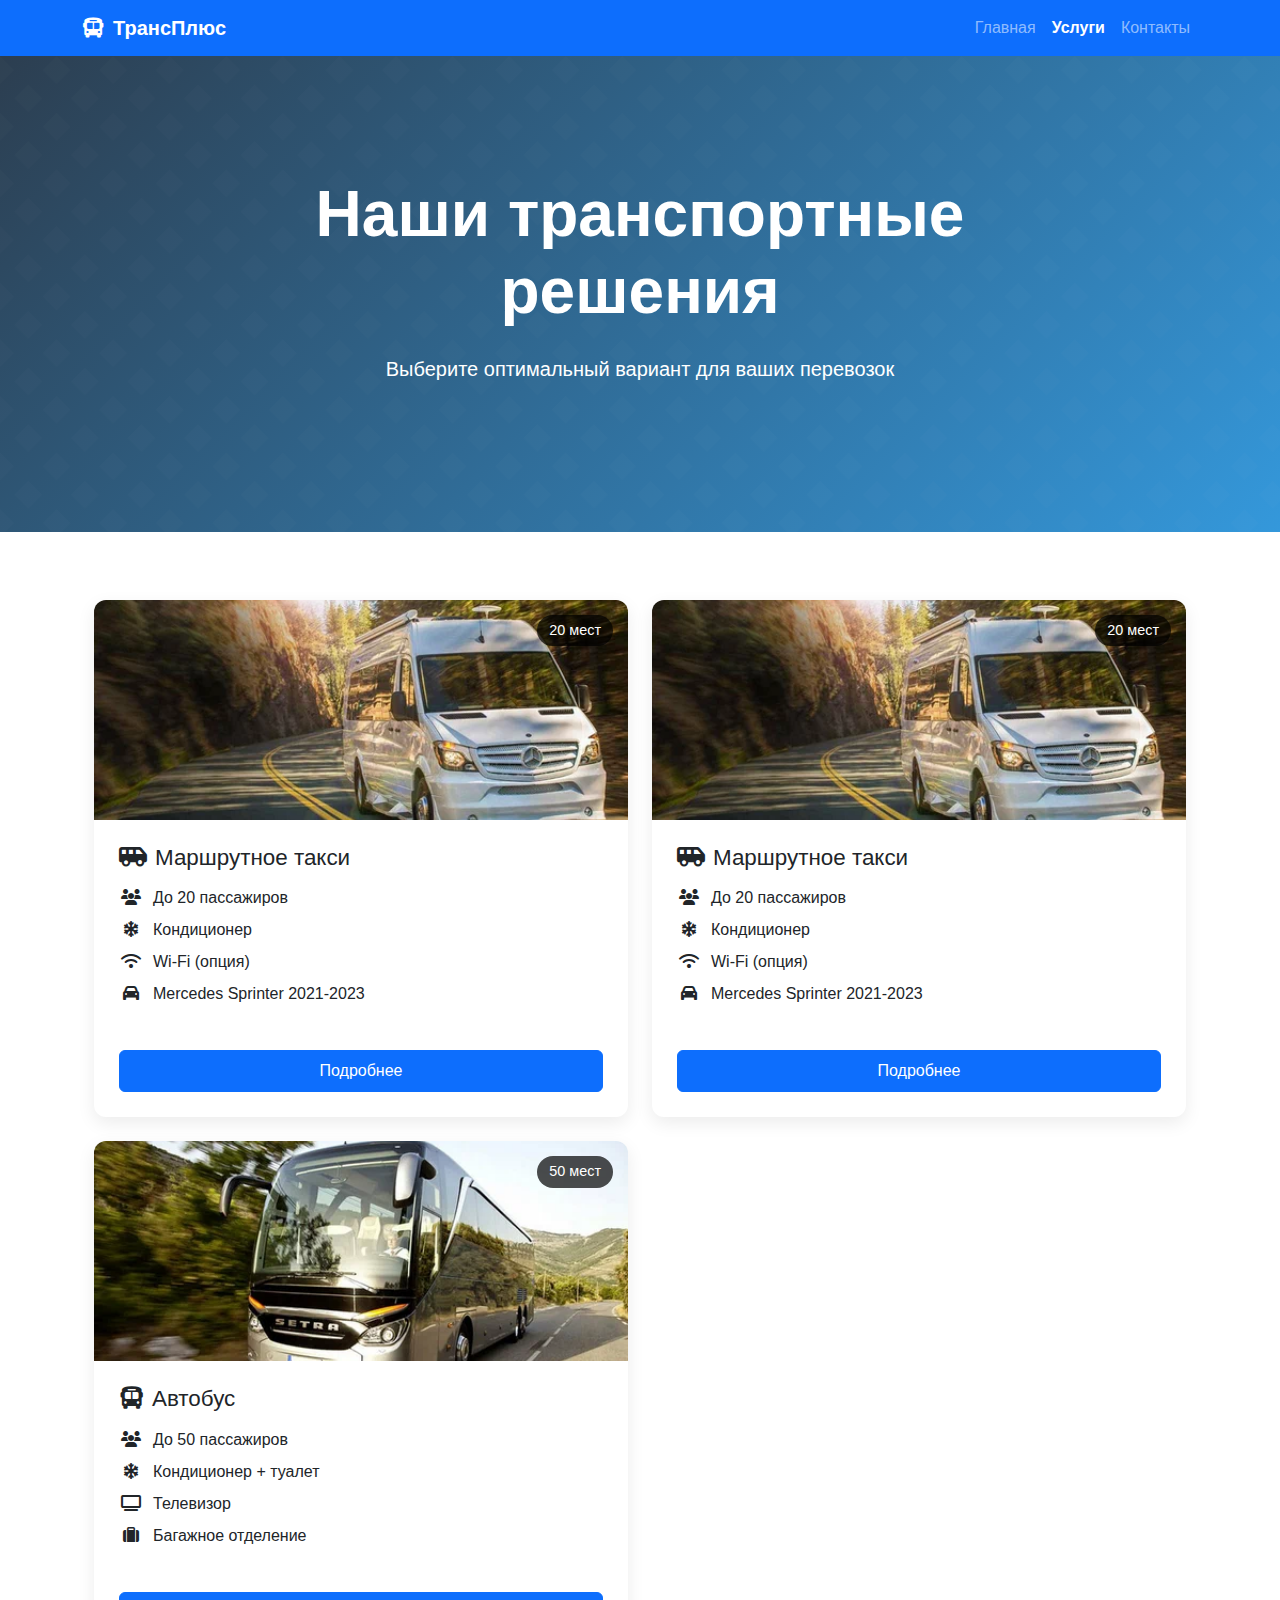
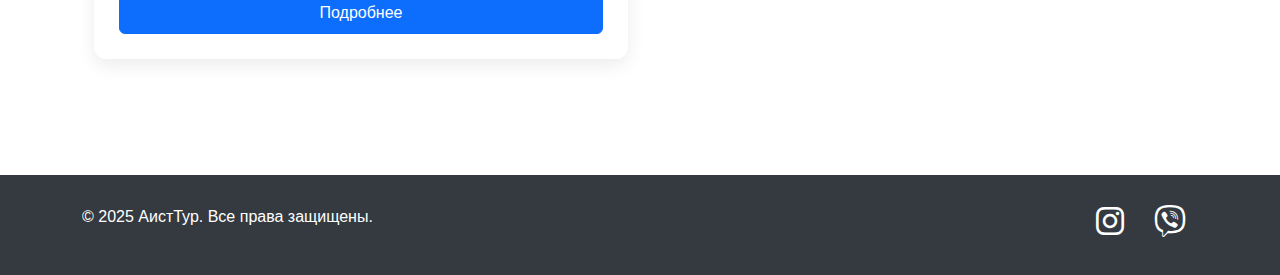
<file: services.html>
<!DOCTYPE html>
<html lang="ru">
<head>
    <meta charset="UTF-8">
    <meta name="viewport" content="width=device-width, initial-scale=1.0">
    
    <!-- Основные SEO-метатеги -->
    <title>Аренда транспорта в ТрансПлюс | Маршрутные такси (20 мест) и автобусы (50 мест)</title>
    <meta name="description" content="Профессиональная аренда транспорта для перевозок. Маршрутные такси Mercedes Sprinter (до 20 чел), комфортабельные автобусы (до 50 чел). Кондиционеры, Wi-Fi, багажные отделения. Заказ онлайн.">
    <meta name="keywords" content="аренда маршрутного такси, заказ автобуса, перевозка пассажиров, транспорт для мероприятий, аренда транспорта с водителем">

    <!-- OpenGraph для соцсетей -->
    <meta property="og:title" content="Аренда пассажирского транспорта | ТрансПлюс">
    <meta property="og:description" content="Маршрутные такси на 20 мест и автобусы на 50 мест с полным комфортом. Профессиональные водители, современный транспорт.">
    <meta property="og:type" content="website">
    <meta property="og:url" content="https://вашсайт.by/services">
    <meta property="og:image" content="https://вашсайт.by/images/transport-preview.jpg">

    <!-- Дополнительные метатеги -->
    <meta name="robots" content="index, follow">
    <link rel="canonical" href="https://вашсайт.by/services">
    <meta name="author" content="ТрансПлюс">

    <!-- Подключаем CSS -->
    <link href="https://cdn.jsdelivr.net/npm/bootstrap@5.3.0/dist/css/bootstrap.min.css" rel="stylesheet">
    <link rel="stylesheet" href="https://cdnjs.cloudflare.com/ajax/libs/font-awesome/6.4.0/css/all.min.css">
    <link rel="stylesheet" href="css/main.css">
    <link rel="stylesheet" href="css/header.css">
    <link rel="stylesheet" href="css/footer.css">
    <link rel="stylesheet" href="css/services/services.css">
    <link rel="stylesheet" href="css/services/vehicles.css">

    <script type="application/ld+json">
    {
    "@context": "https://schema.org",
    "@type": "ItemList",
    "itemListElement": [
        {
        "@type": "ListItem",
        "position": 1,
        "item": {
            "@type": "Product",
            "name": "Маршрутное такси",
            "description": "Mercedes Sprinter на 20 мест",
            "url": "https://вашсайт.by/vehicles/minibus.html"
        }
        },
        {
        "@type": "ListItem",
        "position": 2,
        "item": {
            "@type": "Product",
            "name": "Автобус",
            "description": "Mercedes Tourismo на 50 мест",
            "url": "https://вашсайт.by/vehicles/bus.html"
        }
        }
    ]
    }
    </script>

    <script type="application/ld+json">
    {
    "@context": "https://schema.org",
    "@type": "Service",
    "serviceType": "Аренда транспорта",
    "provider": {
        "@type": "Organization",
        "name": "ТрансПлюс"
    },
    "hasOfferCatalog": {
        "@type": "OfferCatalog",
        "name": "Транспортные решения",
        "itemListElement": [
        {
            "@type": "Offer",
            "itemOffered": {
            "@type": "Service",
            "name": "Корпоративные перевозки"
            }
        },
        {
            "@type": "Offer",
            "itemOffered": {
            "@type": "Service",
            "name": "Туристические перевозки"
            }
        }
        ]
    }
    }
    </script>
</head>
<body>
    <!-- Header вставляется сюда -->
    <div id="header"></div>

    <!-- Герой-секция услуг -->
    <section class="hero-section">
        <div class="hero-bg-pattern"></div>
        <div class="container position-relative">
            <div class="row justify-content-center text-center">
                <div class="col-lg-10 col-xl-8">
                    <h1 class="display-3 fw-bold mb-4 animate__animated animate__fadeInDown">Наши транспортные решения</h1>
                    <p class="lead mb-5 animate__animated animate__fadeIn animate__delay-1s">Выберите оптимальный вариант для ваших перевозок</p>
                </div>
            </div>
        </div>
    </section>

    <main class="container mb-5">
        <div class="container my-5">
            <div class="row g-4">
                <!-- Карточка маршрутного такси -->
                <div class="col-lg-6">
                    <div class="vehicle-card">
                        <div class="vehicle-img-container">
                            <img src="images/minibus_exterior.webp" class="vehicle-img" alt="Маршрутное такси">
                            <span class="vehicle-badge">20 мест</span>
                        </div>
                        <div class="vehicle-body">
                            <h3 class="vehicle-title">
                                <i class="fas fa-van-shuttle me-2"></i>Маршрутное такси
                            </h3>
                            
                            <div class="vehicle-features">
                                <div class="feature-item">
                                    <span class="feature-icon"><i class="fas fa-users"></i></span>
                                    <span>До 20 пассажиров</span>
                                </div>
                                <div class="feature-item">
                                    <span class="feature-icon"><i class="fas fa-snowflake"></i></span>
                                    <span>Кондиционер</span>
                                </div>
                                <div class="feature-item">
                                    <span class="feature-icon"><i class="fas fa-wifi"></i></span>
                                    <span>Wi-Fi (опция)</span>
                                </div>
                                <div class="feature-item">
                                    <span class="feature-icon"><i class="fas fa-car"></i></span>
                                    <span>Mercedes Sprinter 2021-2023</span>
                                </div>
                            </div>
                            
                            <a href="vehicles/minibus.html" class="btn btn-primary w-100 mt-3 py-2">Подробнее</a>
                        </div>
                    </div>
                </div>

                <!-- Карточка маршрутного такси -->
                <div class="col-lg-6">
                    <div class="vehicle-card">
                        <div class="vehicle-img-container">
                            <img src="images/minibus_exterior.webp" class="vehicle-img" alt="Маршрутное такси">
                            <span class="vehicle-badge">20 мест</span>
                        </div>
                        <div class="vehicle-body">
                            <h3 class="vehicle-title">
                                <i class="fas fa-van-shuttle me-2"></i>Маршрутное такси
                            </h3>
                            
                            <div class="vehicle-features">
                                <div class="feature-item">
                                    <span class="feature-icon"><i class="fas fa-users"></i></span>
                                    <span>До 20 пассажиров</span>
                                </div>
                                <div class="feature-item">
                                    <span class="feature-icon"><i class="fas fa-snowflake"></i></span>
                                    <span>Кондиционер</span>
                                </div>
                                <div class="feature-item">
                                    <span class="feature-icon"><i class="fas fa-wifi"></i></span>
                                    <span>Wi-Fi (опция)</span>
                                </div>
                                <div class="feature-item">
                                    <span class="feature-icon"><i class="fas fa-car"></i></span>
                                    <span>Mercedes Sprinter 2021-2023</span>
                                </div>
                            </div>
                            
                            <a href="vehicles/minibus.html" class="btn btn-primary w-100 mt-3 py-2">Подробнее</a>
                        </div>
                    </div>
                </div>
                
                
                <!-- Карточка автобуса -->
                <div class="col-lg-6">
                    <div class="vehicle-card">
                        <div class="vehicle-img-container">
                            <img src="images/bus_exterior.webp" class="vehicle-img" alt="Автобус">
                            <span class="vehicle-badge">50 мест</span>
                        </div>
                        <div class="vehicle-body">
                            <h3 class="vehicle-title">
                                <i class="fas fa-bus me-2"></i>Автобус
                            </h3>
                            
                            <div class="vehicle-features">
                                <div class="feature-item">
                                    <span class="feature-icon"><i class="fas fa-users"></i></span>
                                    <span>До 50 пассажиров</span>
                                </div>
                                <div class="feature-item">
                                    <span class="feature-icon"><i class="fas fa-snowflake"></i></span>
                                    <span>Кондиционер + туалет</span>
                                </div>
                                <div class="feature-item">
                                    <span class="feature-icon"><i class="fas fa-tv"></i></span>
                                    <span>Телевизор</span>
                                </div>
                                <div class="feature-item">
                                    <span class="feature-icon"><i class="fas fa-suitcase"></i></span>
                                    <span>Багажное отделение</span>
                                </div>
                            </div>
                            
                            <a href="vehicles/bus.html" class="btn btn-primary w-100 mt-3 py-2">Подробнее</a>
                        </div>
                    </div>
                </div>
            </div>
        </div>       
    </main>

    <!-- Footer вставляется сюда -->
    <div id="footer"></div>

    <!-- Подключаем скрипты -->
    <script src="https://cdn.jsdelivr.net/npm/bootstrap@5.3.0/dist/js/bootstrap.bundle.min.js"></script>
    <script src="js/load-components.js"></script>
    <script>
        document.getElementById('bookingForm').addEventListener('submit', function(e) {
            e.preventDefault();
            alert('Ваша заявка принята! Мы свяжемся с вами в ближайшее время.');
            this.reset();
        });
    </script>
</body>
</html>
</file>
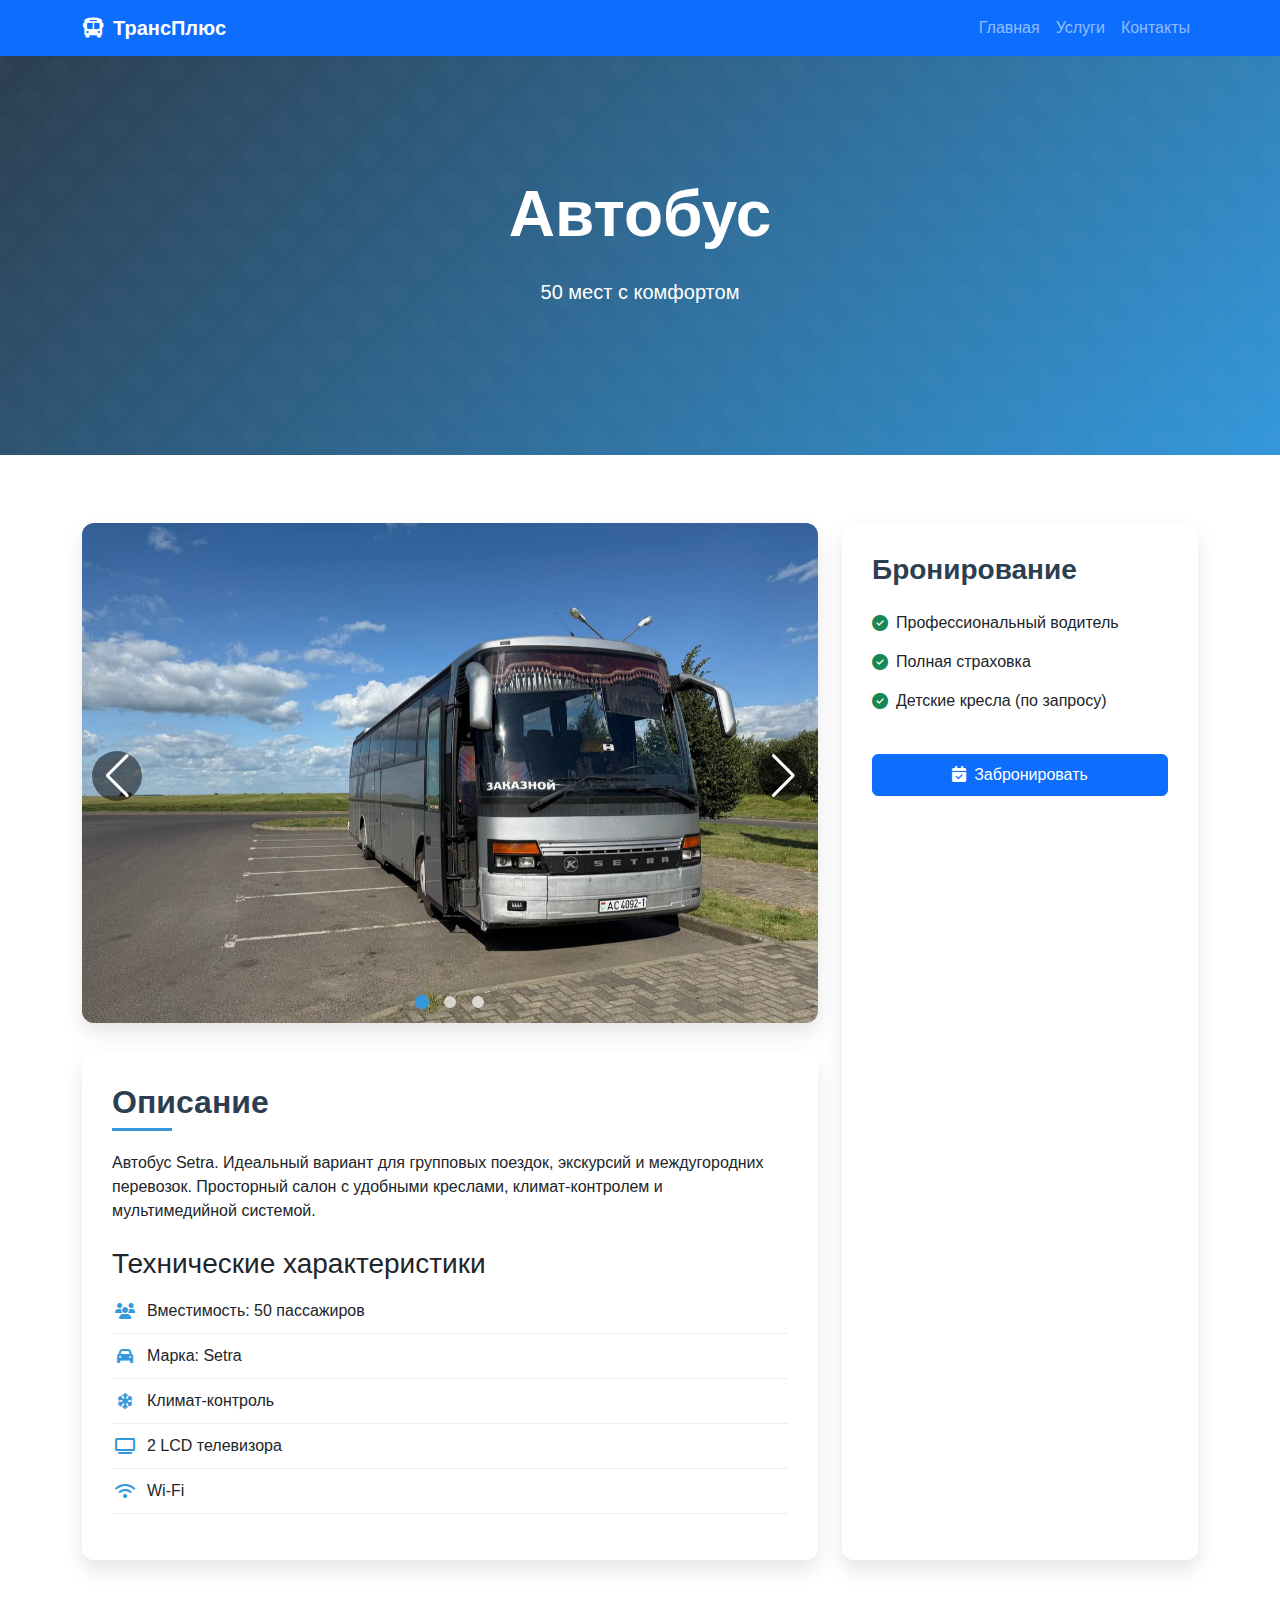
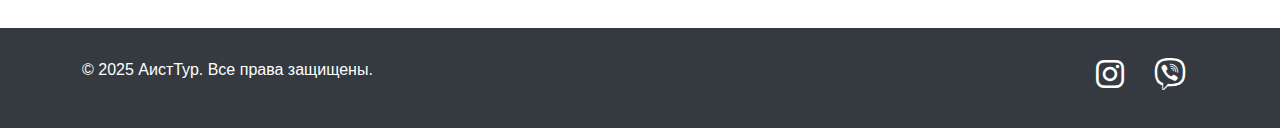
<file: vehicles/bus.html>
<!DOCTYPE html>
<html lang="ru">
<head>
    <meta charset="UTF-8">
    <meta name="viewport" content="width=device-width, initial-scale=1.0">
    
    <!-- Основные SEO-метатеги -->
    <title>Аренда автобуса Mercedes Tourismo 2023 на 50 мест | ТрансПлюс</title>
    <meta name="description" content="Профессиональная аренда современного автобуса Mercedes Tourismo 2023 года. 50 удобных мест, климат-контроль, Wi-Fi, санузел, телевизоры. Идеально для экскурсий и групповых поездок.">
    <meta name="keywords" content="аренда автобуса мерседес, заказ туристического автобуса, Mercedes Tourismo 50 мест, автобус с туалетом и wi-fi, групповые перевозки">

    <!-- OpenGraph для соцсетей -->
    <meta property="og:title" content="Аренда Mercedes Tourismo 2023 | 50 мест с комфортом">
    <meta property="og:description" content="Современный автобус для экскурсий и групповых поездок. Климат-контроль, Wi-Fi, санузел, 2 телевизора.">
    <meta property="og:type" content="website">
    <meta property="og:url" content="https://вашсайт.by/vehicles/bus">
    <meta property="og:image" content="https://вашсайт.by/images/bus-social-preview.jpg">

    <!-- Дополнительные метатеги -->
    <meta name="robots" content="index, follow">
    <link rel="canonical" href="https://вашсайт.by/vehicles/bus">
    <meta name="author" content="ТрансПлюс">

    <!-- Подключаем CSS -->
    <link rel="stylesheet" href="https://cdn.jsdelivr.net/npm/swiper@11/swiper-bundle.min.css">
    <link href="https://cdn.jsdelivr.net/npm/bootstrap@5.3.0/dist/css/bootstrap.min.css" rel="stylesheet">
    <link rel="stylesheet" href="https://cdnjs.cloudflare.com/ajax/libs/font-awesome/6.4.0/css/all.min.css">
    <link rel="stylesheet" href="../css/main.css">
    <link rel="stylesheet" href="../css/header.css">
    <link rel="stylesheet" href="../css/footer.css">
    <link rel="stylesheet" href="../css/vehicles/vehicle-details.css">

    <script type="application/ld+json">
    {
    "@context": "https://schema.org",
    "@type": "BusOrCoach",
    "name": "Mercedes Tourismo",
    "description": "Автобус на 50 мест с туалетом и климат-контролем",
    "brand": {
        "@type": "Brand",
        "name": "Mercedes-Benz"
    },
    "vehicleSpecialUsage": "Tourism",
    "vehicleInteriorType": "Luxury",
    "productionDate": "2023",
    "vehicleSeatingCapacity": 50,
    "numberOfDoors": 2,
    "cargoVolume": "5 м³",
    "offers": {
        "@type": "Offer",
        "priceCurrency": "BYN",
        "availability": "https://schema.org/InStock"
    },
    "image": [
        "https://вашсайт.by/images/bus_exterior.webp",
        "https://вашсайт.by/images/bus-interior1.jpeg"
    ]
    }
    </script>
</head>
<body>
    <div id="header"></div>

    <!-- Герой-секция машины -->
    <section class="hero-section">
        <div class="hero-bg-pattern"></div>
        <div class="container position-relative">
            <div class="row justify-content-center text-center">
                <div class="col-lg-10 col-xl-8">
                    <h1 class="display-3 fw-bold mb-4 animate__animated animate__fadeInDown">Автобус</h1>
                    <p class="lead mb-5 animate__animated animate__fadeIn animate__delay-1s">50 мест с комфортом</p>
                </div>
            </div>
        </div>
    </section>

    <main class="container my-5">
        <div class="row">
            <div class="col-lg-8">
                <div class="swiper vehicle-slider">
                    <div class="swiper-wrapper">
                        <div class="swiper-slide">
                            <img src="../images/bus_1.jpg" class="img-fluid" alt="Bus exterior">
                        </div>
                        <div class="swiper-slide">
                            <img src="../images/bus_2.jpg" class="img-fluid" alt="Bus interior">
                        </div>
                        <div class="swiper-slide">
                            <img src="../images/bus_3.jpg" class="img-fluid" alt="Passenger seats">
                        </div>
                    </div>
                    
                    <div class="swiper-button-prev"></div>
                    <div class="swiper-button-next"></div>
                    
                    <div class="swiper-pagination"></div>
                </div>
                
                <div class="vehicle-description mt-4">
                    <h2>Описание</h2>
                    <p>Автобус Setra. Идеальный вариант для групповых поездок, экскурсий и междугородних перевозок. Просторный салон с удобными креслами, климат-контролем и мультимедийной системой.</p>
                    
                    <h3 class="mt-4">Технические характеристики</h3>
                    <ul class="specs-list">
                        <li><i class="fas fa-users"></i> Вместимость: 50 пассажиров</li>
                        <li><i class="fas fa-car"></i> Марка: Setra</li>
                        <li><i class="fas fa-snowflake"></i> Климат-контроль</li>
                        <li><i class="fas fa-tv"></i> 2 LCD телевизора</li>
                        <li><i class="fas fa-wifi"></i> Wi-Fi</li>
                    </ul>
                </div>
            </div>
            
            <div class="col-lg-4">
                <div class="booking-card">
                    <h3>Бронирование</h3>
                    
                    <div class="features">
                        <div class="feature-item">
                            <i class="fas fa-check-circle text-success me-2"></i>
                            <span>Профессиональный водитель</span>
                        </div>
                        <div class="feature-item">
                            <i class="fas fa-check-circle text-success me-2"></i>
                            <span>Полная страховка</span>
                        </div>
                        <div class="feature-item">
                            <i class="fas fa-check-circle text-success me-2"></i>
                            <span>Детские кресла (по запросу)</span>
                        </div>
                    </div>
                    
                    <a href="../contacts.html" class="btn btn-primary w-100 mt-3 py-2">
                        <i class="fas fa-calendar-check me-2"></i>Забронировать
                    </a>
                </div>
            </div>
        </div>
    </main>

    <div id="footer"></div>

        <!-- Подключаем скрипты в правильном порядке -->
    <script src="https://cdn.jsdelivr.net/npm/swiper@11/swiper-bundle.min.js"></script>
    <script src="https://cdn.jsdelivr.net/npm/bootstrap@5.3.0/dist/js/bootstrap.bundle.min.js"></script>
    <script src="../js/load-components.js"></script>
    
    <script>
    // Инициализация Swiper после полной загрузки DOM
    document.addEventListener('DOMContentLoaded', function() {
        const swiper = new Swiper('.vehicle-slider', {
            loop: true,
            autoplay: {
                delay: 5000,
                disableOnInteraction: false,
            },
            navigation: {
                nextEl: '.swiper-button-next',
                prevEl: '.swiper-button-prev',
            },
            pagination: {
                el: '.swiper-pagination',
                clickable: true,
            },
            effect: 'fade',
            fadeEffect: {
                crossFade: true
            },
            // Оптимизация производительности
            preloadImages: false,
            lazy: {
                loadPrevNext: true,
            },
            // Адаптивность
            breakpoints: {
                640: {
                    slidesPerView: 1,
                },
                768: {
                    slidesPerView: 1,
                },
                1024: {
                    slidesPerView: 1,
                },
            }
        });
    });
    </script>
</body>
</html>
</file>
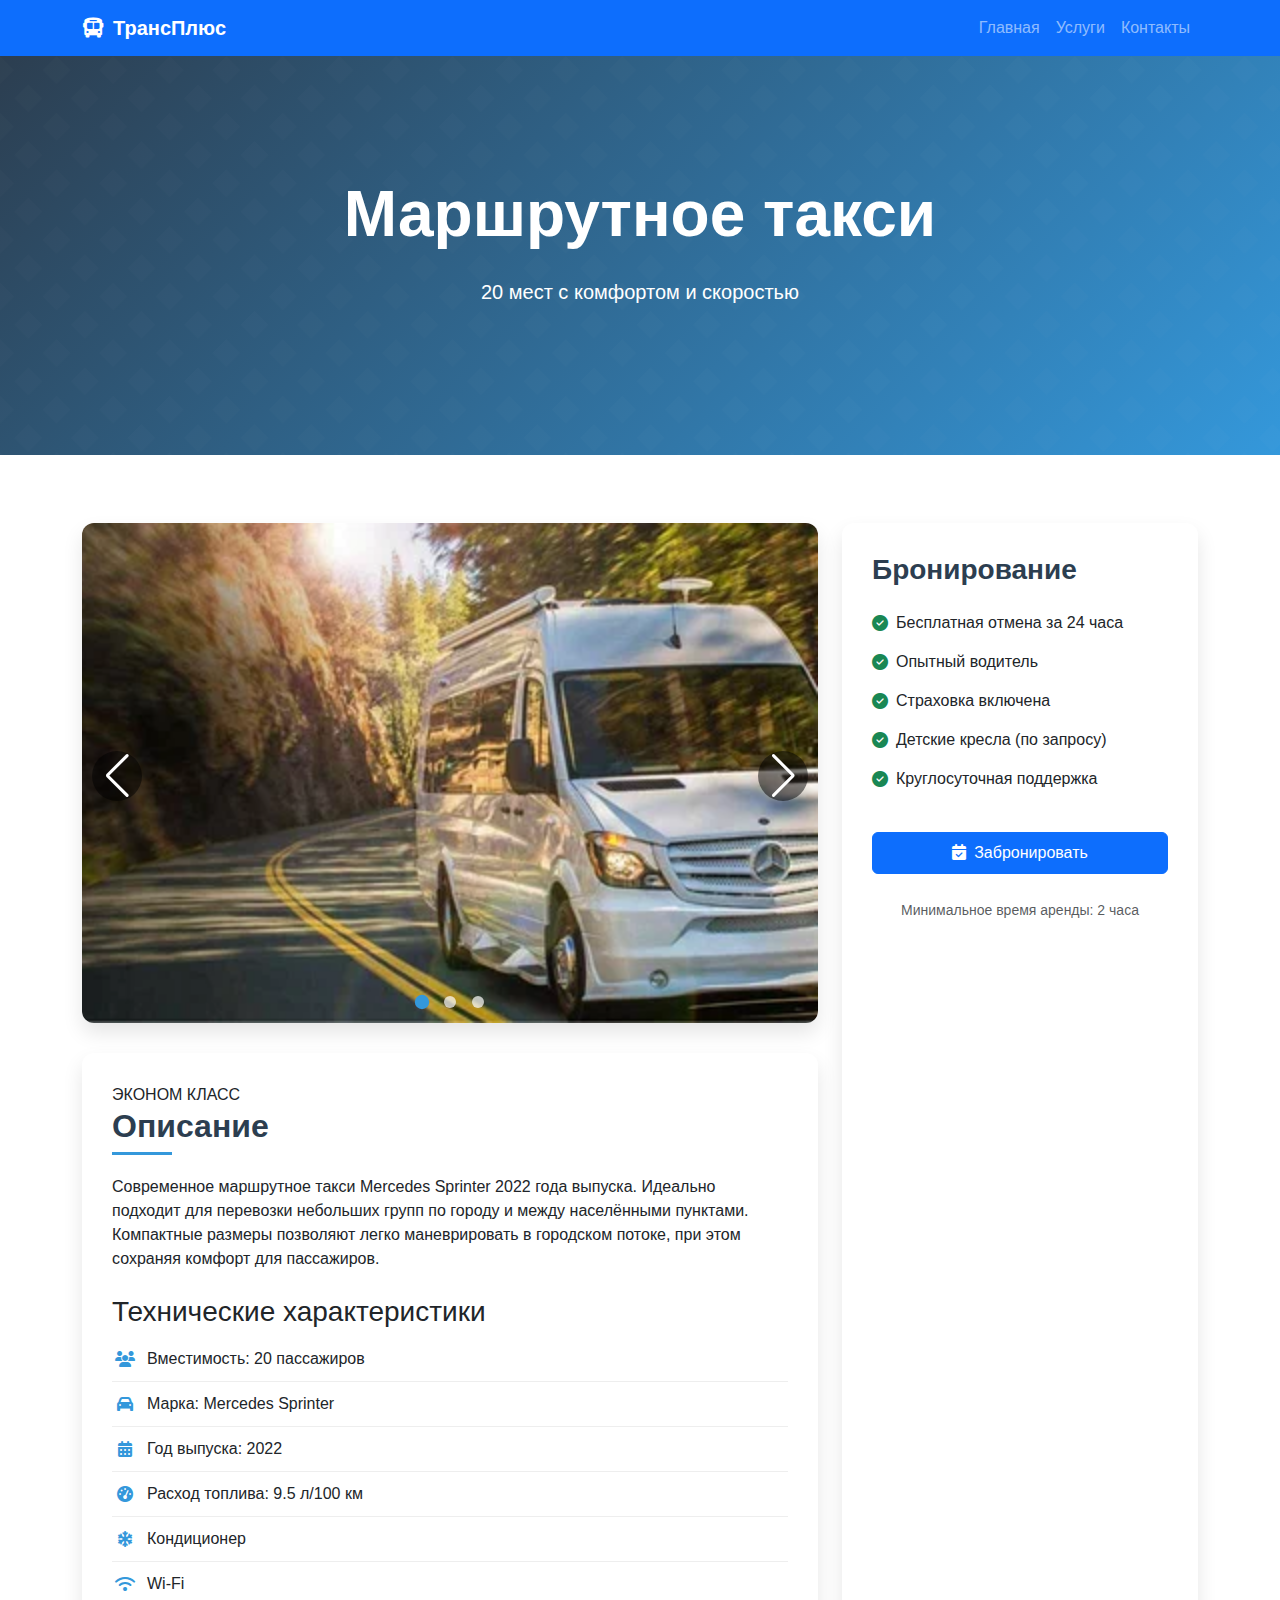
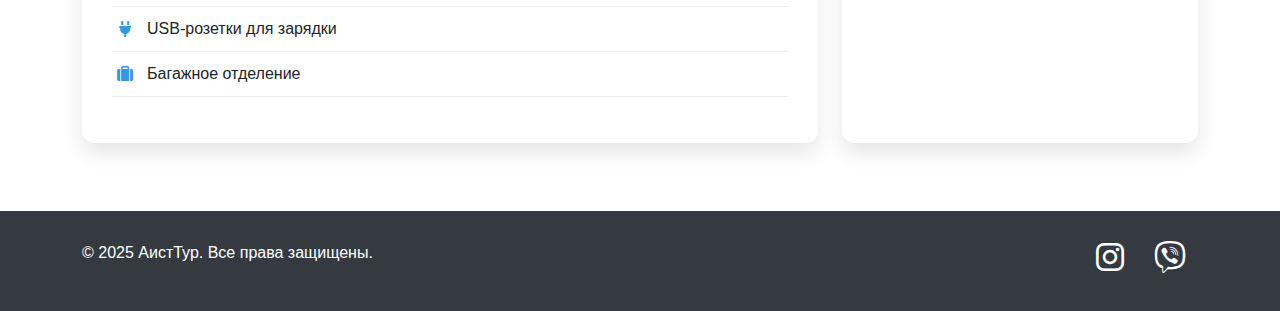
<file: vehicles/minibus.html>
<!DOCTYPE html>
<html lang="ru">
<head>
    <meta charset="UTF-8">
    <meta name="viewport" content="width=device-width, initial-scale=1.0">
    
    <!-- Основные SEO-метатеги -->
    <title>Аренда маршрутного такси Mercedes Sprinter 2022 на 20 мест | ТрансПлюс</title>
    <meta name="description" content="Аренда современного маршрутного такси Mercedes Sprinter 2022 года. 20 комфортных мест, кондиционер, Wi-Fi, USB-розетки. Идеально для городских перевозок и междугородних поездок.">
    <meta name="keywords" content="аренда маршрутного такси, заказ микроавтобуса, Mercedes Sprinter 20 мест, маршрутка с Wi-Fi, перевозки групп, эконом транспорт">
    
    <!-- OpenGraph для соцсетей -->
    <meta property="og:title" content="Аренда Mercedes Sprinter 2022 | 20 мест с комфортом">
    <meta property="og:description" content="Современное маршрутное такси для городских и междугородних перевозок. Кондиционер, Wi-Fi, USB-розетки, багажное отделение.">
    <meta property="og:type" content="website">
    <meta property="og:url" content="https://вашсайт.by/vehicles/minibus">
    <meta property="og:image" content="https://вашсайт.by/images/minibus-social-preview.jpg">
    
    <!-- Дополнительные метатеги -->
    <meta name="robots" content="index, follow">
    <link rel="canonical" href="https://вашсайт.by/vehicles/minibus">
    <meta name="author" content="ТрансПлюс">
    
    <!-- Подключаем CSS -->
    <link rel="stylesheet" href="https://cdn.jsdelivr.net/npm/swiper@11/swiper-bundle.min.css">
    <link href="https://cdn.jsdelivr.net/npm/bootstrap@5.3.0/dist/css/bootstrap.min.css" rel="stylesheet">
    <link rel="stylesheet" href="https://cdnjs.cloudflare.com/ajax/libs/font-awesome/6.4.0/css/all.min.css">
    <link rel="stylesheet" href="../css/main.css">
    <link rel="stylesheet" href="../css/header.css">
    <link rel="stylesheet" href="../css/footer.css">
    <link rel="stylesheet" href="../css/vehicles/vehicle-details.css">
    
    <script type="application/ld+json">
    {
    "@context": "https://schema.org",
    "@type": "Car",
    "name": "Mercedes Sprinter",
    "description": "Маршрутное такси на 20 мест с кондиционером и Wi-Fi",
    "brand": {
        "@type": "Brand",
        "name": "Mercedes-Benz"
    },
    "manufacturer": "Mercedes-Benz",
    "model": "Sprinter",
    "productionDate": "2022",
    "vehicleEngine": {
        "@type": "EngineSpecification",
        "fuelType": "Дизель"
    },
    "vehicleInteriorColor": "Серый",
    "vehicleSeatingCapacity": 20,
    "fuelConsumption": "9.5 л/100 км",
    "offers": {
        "@type": "Offer",
        "priceCurrency": "BYN",
        "availability": "https://schema.org/InStock"
    },
    "image": [
        "https://вашсайт.by/images/minibus_exterior.webp",
        "https://вашсайт.by/images/minibus_interior1.avif"
    ]
    }
    </script>
</head>

<body>
    <div id="header"></div>

    <!-- Герой-секция машины -->
    <section class="hero-section">
        <div class="hero-bg-pattern"></div>
        <div class="container position-relative">
            <div class="row justify-content-center text-center">
                <div class="col-lg-10 col-xl-8">
                    <h1 class="display-3 fw-bold mb-4 animate__animated animate__fadeInDown">Маршрутное такси</h1>
                    <p class="lead mb-5 animate__animated animate__fadeIn animate__delay-1s">20 мест с комфортом и скоростью</p>
                </div>
            </div>
        </div>
    </section>

    <main class="container my-5">
        <div class="row">
            <div class="col-lg-8">
                <div class="swiper vehicle-slider">
                    <div class="swiper-wrapper">
                        <div class="swiper-slide">
                            <img src="../images/minibus_exterior.webp" class="img-fluid" alt="Маршрутное такси">
                        </div>
                        <div class="swiper-slide">
                            <img src="../images/minibus_interior1.avif" class="img-fluid" alt="Салон маршрутки">
                        </div>
                        <div class="swiper-slide">
                            <img src="../images/minibus-interior3.jpg" class="img-fluid" alt="Пассажирские места">
                        </div>
                    </div>
                    
                    <div class="swiper-button-prev"></div>
                    <div class="swiper-button-next"></div>
                    
                    <div class="swiper-pagination"></div>
                </div>
                
                <div class="vehicle-description mt-4">
                    <span class="minibus-badge">ЭКОНОМ КЛАСС</span>
                    <h2>Описание</h2>
                    <p>Современное маршрутное такси Mercedes Sprinter 2022 года выпуска. Идеально подходит для перевозки небольших групп по городу и между населёнными пунктами. Компактные размеры позволяют легко маневрировать в городском потоке, при этом сохраняя комфорт для пассажиров.</p>
                    
                    <h3 class="mt-4">Технические характеристики</h3>
                    <ul class="specs-list">
                        <li><i class="fas fa-users"></i> Вместимость: 20 пассажиров</li>
                        <li><i class="fas fa-car"></i> Марка: Mercedes Sprinter</li>
                        <li><i class="fas fa-calendar-alt"></i> Год выпуска: 2022</li>
                        <li><i class="fas fa-tachometer-alt"></i> Расход топлива: 9.5 л/100 км</li>
                        <li><i class="fas fa-snowflake"></i> Кондиционер</li>
                        <li><i class="fas fa-wifi"></i> Wi-Fi</li>
                        <li><i class="fas fa-plug"></i> USB-розетки для зарядки</li>
                        <li><i class="fas fa-suitcase"></i> Багажное отделение</li>
                    </ul>
                </div>
            </div>
            
            <div class="col-lg-4">
                <div class="booking-card">
                    <h3>Бронирование</h3>
                    
                    <div class="features">
                        <div class="feature-item">
                            <i class="fas fa-check-circle text-success me-2"></i>
                            <span>Бесплатная отмена за 24 часа</span>
                        </div>
                        <div class="feature-item">
                            <i class="fas fa-check-circle text-success me-2"></i>
                            <span>Опытный водитель</span>
                        </div>
                        <div class="feature-item">
                            <i class="fas fa-check-circle text-success me-2"></i>
                            <span>Страховка включена</span>
                        </div>
                        <div class="feature-item">
                            <i class="fas fa-check-circle text-success me-2"></i>
                            <span>Детские кресла (по запросу)</span>
                        </div>
                        <div class="feature-item">
                            <i class="fas fa-check-circle text-success me-2"></i>
                            <span>Круглосуточная поддержка</span>
                        </div>
                    </div>
                    
                    <a href="../contacts.html" class="btn btn-primary w-100 mt-3 py-2">
                        <i class="fas fa-calendar-check me-2"></i>Забронировать
                    </a>
                    
                    <div class="mt-4 text-center">
                        <small class="text-muted">Минимальное время аренды: 2 часа</small>
                    </div>
                </div>
            </div>
        </div>
    </main>

    <div id="footer"></div>

        <!-- Подключаем скрипты в правильном порядке -->
    <script src="https://cdn.jsdelivr.net/npm/swiper@11/swiper-bundle.min.js"></script>
    <script src="https://cdn.jsdelivr.net/npm/bootstrap@5.3.0/dist/js/bootstrap.bundle.min.js"></script>
    <script src="../js/load-components.js"></script>
    
    <script>
    // Инициализация Swiper после полной загрузки DOM
    document.addEventListener('DOMContentLoaded', function() {
        const swiper = new Swiper('.vehicle-slider', {
            loop: true,
            autoplay: {
                delay: 5000,
                disableOnInteraction: false,
            },
            navigation: {
                nextEl: '.swiper-button-next',
                prevEl: '.swiper-button-prev',
            },
            pagination: {
                el: '.swiper-pagination',
                clickable: true,
            },
            effect: 'fade',
            fadeEffect: {
                crossFade: true
            },
            // Оптимизация производительности
            preloadImages: false,
            lazy: {
                loadPrevNext: true,
            },
            // Адаптивность
            breakpoints: {
                640: {
                    slidesPerView: 1,
                },
                768: {
                    slidesPerView: 1,
                },
                1024: {
                    slidesPerView: 1,
                },
            }
        });
    });
    </script>
</body>
</html>
</file>
<file: css/main.css>
:root {
    --primary-color: #2c3e50;
    --secondary-color: #3498db;
    --accent-color: #e74c3c;
}

body {
  font-family: 'Helvetica Neue', Arial, sans-serif;
  margin: 0;
  padding: 0;
  display: flex;
  flex-direction: column;
  min-height: 100vh; /* Для прижатия футера */
}

main {
  flex: 1;
  padding: 20px 0;
}

#map {
  height: 300px;
  background: #f5f5f5;
  border-radius: 10px;
  margin-bottom: 20px;
}

.hero-section {
    background: linear-gradient(135deg, var(--primary-color) 0%, var(--secondary-color) 100%);
    color: white;
    padding: 120px 0 100px;
    position: relative;
    overflow: hidden;
    margin-bottom: 0;
}

.hero-bg-pattern {
    position: absolute;
    top: 0;
    left: 0;
    width: 100%;
    height: 100%;
    background: url('[data-uri]');
    opacity: 0.3;
}

@media (max-width: 768px) {
    .hero-section {
        padding: 100px 0;
    }
    
    .hero-section .display-3 {
        font-size: 2.5rem;
    }
    
    .hero-section .btn {
        width: 100%;
        margin-bottom: 10px;
    }
    
    .hero-section .d-flex {
        flex-direction: column;
    }
}
</file>
<file: css/header.css>
.navbar-brand {
  font-weight: 600;
}

.navbar {
  box-shadow: 0 2px 4px rgba(0,0,0,0.1);
}

.nav-link.active {
  font-weight: bold;
}
</file>
<file: css/footer.css>
footer {
  background: #343a40;
  color: white;
  padding: 30px 0;
  margin-top: auto; /* Для прижатия вниз */
}

.footer-btn {
  margin: 5px;
  min-width: 150px;
}

.social-icon {
  font-size: 2rem; /* Увеличенный размер иконок */
}

.social-link {
  display: inline-block;
  width: 40px;
  height: 40px;
  line-height: 40px;
  text-align: center;
  border-radius: 50%;
  transition: all 0.3s ease;
}

.social-link:hover {
  transform: translateY(-3px);
  background-color: rgba(255, 255, 255, 0.1);
}

/* Дополнительные цвета для конкретных соцсетей */
.social-link .fa-vk:hover {
  color: #4a76a8;
}

.social-link .fa-telegram:hover {
  color: #2AABEE;
}

@media (max-width: 768px) {
  .social-icon {
    font-size: 1.8rem;
  }
  .social-link {
    width: 50px;
    height: 50px;
    line-height: 50px;
  }
}
</file>
<file: css/index/home.css>
.cta-section {
    background-color: var(--primary-color);
    color: white;
    padding: 80px 0;
    position: relative;
    overflow: hidden;
}

@media (max-width: 768px) {
    .hero-section {
        padding: 80px 0 60px;
    }
    
    .display-4 {
        font-size: 2.2rem;
    }
}
</file>
<file: css/index/components.css>
.value-card {
    border: none;
    border-radius: 12px;
    padding: 30px 20px;
    text-align: center;
    transition: all 0.3s;
    height: 100%;
    background: white;
    box-shadow: 0 5px 15px rgba(0,0,0,0.05);
}

.value-card:hover {
    transform: translateY(-10px);
    box-shadow: 0 15px 30px rgba(0,0,0,0.1);
}

.value-icon {
    font-size: 2.5rem;
    margin-bottom: 20px;
    color: var(--secondary-color);
}

.transport-badge {
    font-size: 0.9rem;
    padding: 8px 12px;
    border-radius: 20px;
    font-weight: 600;
}

.transport-card {
    border: none;
    border-radius: 12px;
    overflow: hidden;
    box-shadow: 0 6px 18px rgba(0,0,0,0.08);
    transition: all 0.3s ease;
    height: 100%;
    display: flex;
    flex-direction: column;
}

.transport-card:hover {
    transform: translateY(-5px);
    box-shadow: 0 12px 24px rgba(0,0,0,0.12);
}
</file>
<file: css/services/services.css>
.service-hero {
    background: linear-gradient(rgba(0,0,0,0.7), rgba(0,0,0,0.7)), url('../images/services-bg.jpg');
    background-size: cover;
    background-position: center;
    color: white;
    padding: 100px 0;
    margin-bottom: 50px;
}

.booking-form {
    background-color: #f8f9fa;
    border-radius: 10px;
    padding: 30px;
    box-shadow: 0 5px 15px rgba(0,0,0,0.05);
}

@media (max-width: 768px) {
    .service-hero {
        padding: 60px 0;
    }
}
</file>
<file: css/services/vehicles.css>
.vehicle-card {
    border: none;
    border-radius: 12px;
    overflow: hidden;
    box-shadow: 0 6px 18px rgba(0,0,0,0.08);
    transition: all 0.3s ease;
    height: 100%;
    display: flex;
    flex-direction: column;
}

.vehicle-card:hover {
    transform: translateY(-5px);
    box-shadow: 0 12px 24px rgba(0,0,0,0.12);
}

.vehicle-img-container {
    height: 220px;
    overflow: hidden;
    position: relative;
}

.vehicle-img {
    width: 100%;
    height: 100%;
    object-fit: cover;
    transition: transform 0.5s ease;
}

.vehicle-card:hover .vehicle-img {
    transform: scale(1.05);
}

.vehicle-badge {
    position: absolute;
    top: 15px;
    right: 15px;
    background: rgba(0,0,0,0.7);
    color: white;
    padding: 5px 12px;
    border-radius: 20px;
    font-size: 0.9rem;
}

.vehicle-body {
    padding: 25px;
    flex: 1;
    display: flex;
    flex-direction: column;
}

.vehicle-title {
    font-size: 1.4rem;
    margin-bottom: 15px;
    color: var(--primary);
}

.vehicle-features {
    margin-bottom: 20px;
    flex-grow: 1;
}

.feature-item {
    display: flex;
    align-items: center;
    margin-bottom: 8px;
}

.feature-icon {
    width: 24px;
    text-align: center;
    color: var(--secondary);
    margin-right: 10px;
}


@media (max-width: 768px) {
    .vehicle-img-container {
        height: 180px;
    }
    
    .vehicle-body {
        padding: 20px;
    }
}
</file>
<file: css/vehicles/vehicle-details.css>
/* Enhanced Styles */
:root {
    --primary-color: #2c3e50;
    --secondary-color: #3498db;
    --accent-color: #e74c3c;
    --light-bg: #f8f9fa;
    --dark-text: #2c3e50;
    --shadow: 0 10px 20px rgba(0,0,0,0.1);
}

.vehicle-hero {
    background-size: cover;
    background-position: center;
    padding: 120px 0;
    position: relative;
    color: white;
    text-align: center;
    margin-bottom: 40px;
}

.vehicle-hero::before {
    content: '';
    position: absolute;
    top: 0;
    left: 0;
    right: 0;
    bottom: 0;
    background: rgba(0,0,0,0.5);
    z-index: 1;
}

.vehicle-hero .container {
    position: relative;
    z-index: 2;
}

.vehicle-title {
    font-size: 3rem;
    font-weight: 700;
    text-shadow: 2px 2px 4px rgba(0,0,0,0.3);
    margin-bottom: 15px;
}

.vehicle-subtitle {
    font-size: 1.5rem;
    font-weight: 300;
    text-shadow: 1px 1px 2px rgba(0,0,0,0.3);
}

.vehicle-slider {
    width: 100%;
    height: 500px;
    border-radius: 12px;
    overflow: hidden;
    box-shadow: var(--shadow);
    margin-bottom: 30px;
}

.vehicle-slider .swiper-slide {
    display: flex;
    align-items: center;
    justify-content: center;
    background: var(--light-bg);
}

.vehicle-slider img {
    width: 100%;
    height: 100%;
    object-fit: cover;
}

.swiper-button-prev, 
.swiper-button-next {
    color: white;
    background: rgba(0,0,0,0.5);
    width: 50px;
    height: 50px;
    border-radius: 50%;
    transition: all 0.3s ease;
}

.swiper-button-prev:hover, 
.swiper-button-next:hover {
    background: var(--secondary-color);
    transform: scale(1.1);
}

.swiper-pagination-bullet {
    background: white;
    opacity: 0.7;
    width: 12px;
    height: 12px;
    margin: 0 8px !important;
}

.swiper-pagination-bullet-active {
    background: var(--secondary-color);
    opacity: 1;
    transform: scale(1.2);
}

.vehicle-description {
    background: white;
    padding: 30px;
    border-radius: 12px;
    box-shadow: var(--shadow);
}

.vehicle-description h2 {
    color: var(--primary-color);
    font-weight: 700;
    margin-bottom: 20px;
    position: relative;
    padding-bottom: 10px;
}

.vehicle-description h2::after {
    content: '';
    position: absolute;
    bottom: 0;
    left: 0;
    width: 60px;
    height: 3px;
    background: var(--secondary-color);
}

.specs-list {
    list-style: none;
    padding: 0;
}

.specs-list li {
    padding: 10px 0;
    border-bottom: 1px solid #eee;
    display: flex;
    align-items: center;
}

.specs-list li i {
    color: var(--secondary-color);
    margin-right: 10px;
    width: 25px;
    text-align: center;
}

.booking-card {
    background: white;
    padding: 30px;
    border-radius: 12px;
    box-shadow: var(--shadow);
    height: 100%;
}

.booking-card h3 {
    color: var(--primary-color);
    font-weight: 700;
    margin-bottom: 20px;
}

.price {
    font-size: 2rem;
    font-weight: 700;
    color: var(--secondary-color);
    margin: 20px 0;
    text-align: center;
}

.features {
    margin: 25px 0;
}

.feature-item {
    display: flex;
    align-items: center;
    margin-bottom: 15px;
}

@media (max-width: 992px) {
    .vehicle-slider {
        height: 400px;
    }
    
    .vehicle-title {
        font-size: 2.5rem;
    }
}

@media (max-width: 768px) {
    .vehicle-hero {
        padding: 80px 0;
    }
    
    .vehicle-slider {
        height: 350px;
    }
    
    .vehicle-title {
        font-size: 2rem;
    }
    
    .vehicle-subtitle {
        font-size: 1.2rem;
    }
}
</file>
<file: css/contacts/contacts.css>
/* Контактная страница */

.contact-card {
  border: none;
  border-radius: 12px;
  box-shadow: 0 5px 15px rgba(0,0,0,0.08);
  transition: all 0.3s ease;
  height: 100%;
}

.contact-card:hover {
  transform: translateY(-5px);
  box-shadow: 0 10px 25px rgba(0,0,0,0.12);
}

.contact-icon {
  color: var(--secondary-color);
  margin-right: 10px;
  font-size: 1.2rem;
}

.contact-map {
  height: 300px;
  background: #f5f5f5;
  border-radius: 8px;
  margin-top: 20px;
}

.btn-contact {
  padding: 12px;
  font-size: 1rem;
  display: flex;
  align-items: center;
  justify-content: center;
  gap: 10px;
}

@media (max-width: 768px) {
  .contacts-hero {
    padding: 80px 0 60px;
  }
  
  .contact-map {
    height: 250px;
  }
  
  .btn-contact {
    padding: 10px;
  }
}
</file>
<file: css/routes/route.css>
/* Стили для таблицы расписания */


.table-responsive table {
  margin-bottom: 0;
}

.table-responsive th {
  white-space: nowrap;
    background-color: #3498db;
}

.table-responsive td {
  vertical-align: middle;
}
</file>
